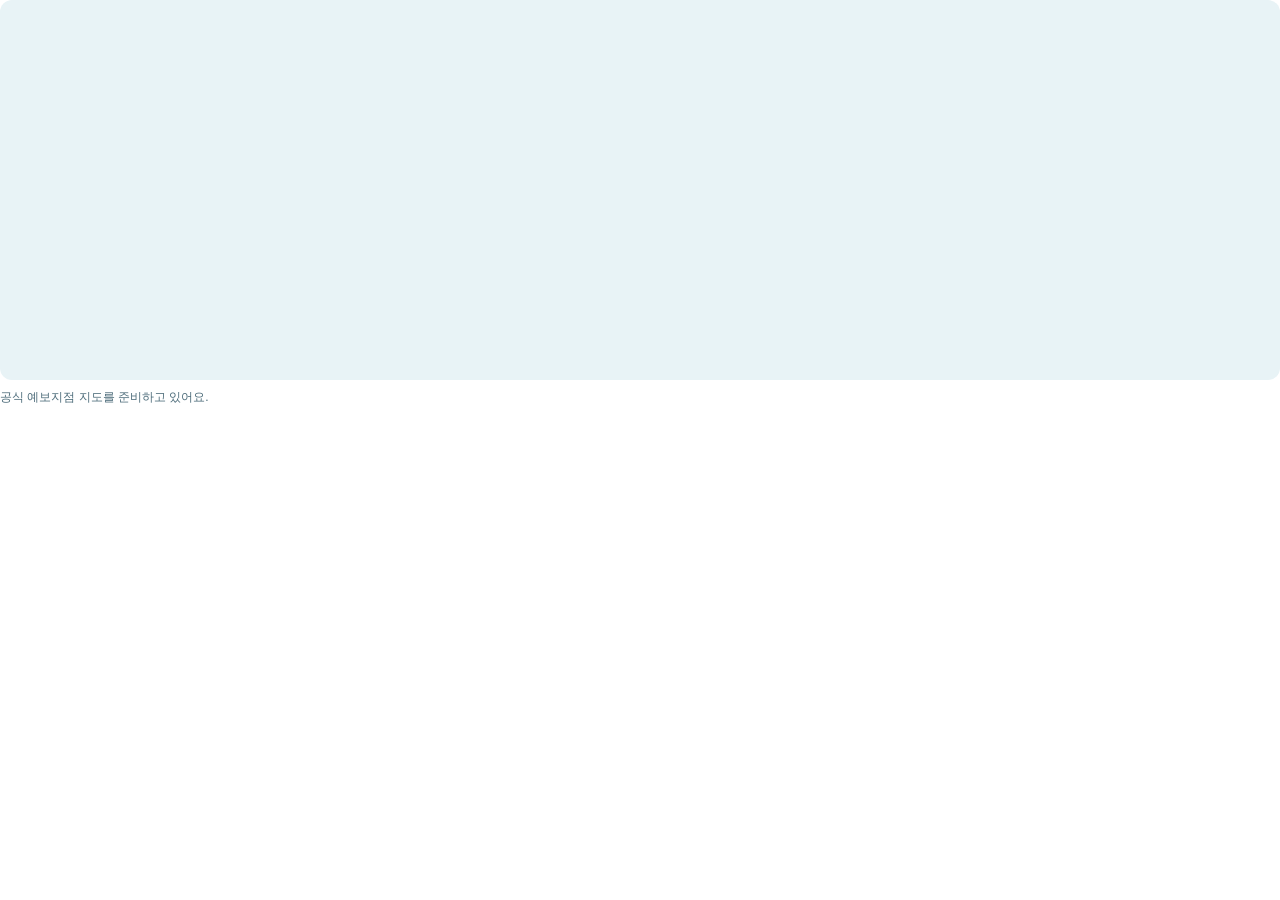
<file: sea_info_agent/components/tide_map/index.html>
<!DOCTYPE html>
<html lang="ko">
<head>
 <meta charset="utf-8">
 <meta name="viewport" content="width=device-width,initial-scale=1">
 <link rel="stylesheet" href="vendor/leaflet.css">
 <link rel="stylesheet" href="vendor/MarkerCluster.css">
 <link rel="stylesheet" href="vendor/MarkerCluster.Default.css">
 <style>
  *{box-sizing:border-box}body{margin:0;font:14px/1.55 'Malgun Gothic',sans-serif;color:#163e50;background:transparent}
  #map{height:380px;border-radius:12px;background:#e8f3f6}#status{margin:8px 0 0;color:#4d6c7a;font-size:12px}
  .tide-flag{background:transparent;border:0}.flag-shape{display:block;width:27px;height:32px;filter:drop-shadow(0 1px 2px #173d5033)}
  .flag-shape::before{content:'';position:absolute;left:5px;top:3px;height:26px;border-left:2px solid #17495d}
  .flag-shape::after{content:'';position:absolute;left:7px;top:3px;width:18px;height:13px;background:#087f94;clip-path:polygon(0 0,100% 0,76% 50%,100% 100%,0 100%)}
  .leaflet-container img.leaflet-tile{mix-blend-mode:normal;image-rendering:auto}
  .selected .flag-shape::after{background:#d65c27}.leaflet-tooltip{font:13px 'Malgun Gothic',sans-serif}
  @media(max-width:400px){#map{height:360px}.leaflet-control-attribution{font-size:10px}}
 </style>
</head>
<body>
 <div id="map" role="region" aria-label="국립해양조사원 공식 예보지점 지도"></div>
 <p id="status" role="status" aria-live="polite">공식 예보지점 지도를 준비하고 있어요.</p>
 <script src="vendor/leaflet.js"></script><script src="vendor/leaflet.markercluster.js"></script>
 <script src="map.js?v=20261115-tiles"></script>
</body>
</html>
</file>
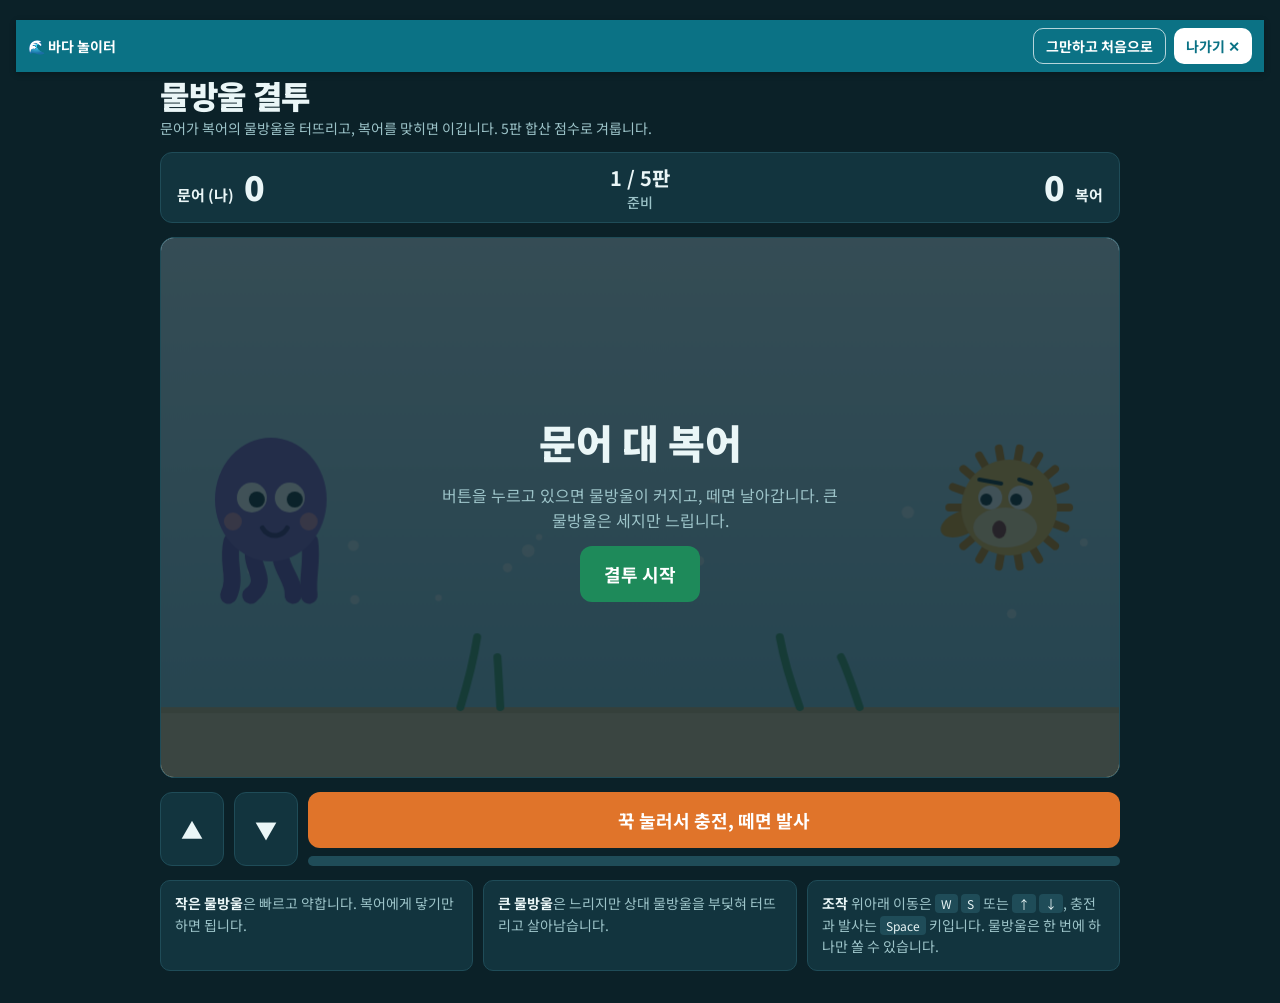
<file: sea_info_agent/static/games/bubble-duel.html>
<!doctype html><html><head><meta charset=utf8><meta name=viewport content="width=device-width,initial-scale=1,viewport-fit=cover"><style>:root{color-scheme:light;box-sizing:border-box;padding-top:env(safe-area-inset-top,0px);padding-bottom:env(safe-area-inset-bottom,0px)}html{scroll-padding-top:env(safe-area-inset-top,0px)}body{margin:0;padding:0;font:14px -apple-system,BlinkMacSystemFont,sans-serif;background:#fff;color:#000}img{max-width:100%}[hidden]:not([hidden=until-found i]){display:none!important}</style></head><body>
<div id="siaBar" style="position:sticky;top:0;z-index:2147483000;display:flex;align-items:center;justify-content:space-between;gap:8px;padding:8px 12px;background:#0B7285;color:#fff;font:700 14px 'Noto Sans KR','Malgun Gothic',sans-serif;box-shadow:0 2px 6px rgba(0,0,0,.25)">
<span style="min-width:0;overflow:hidden;text-overflow:ellipsis;white-space:nowrap">🌊 바다 놀이터</span>
<span style="display:flex;gap:8px;flex:none">
<button type="button" onclick="location.reload()" style="font:inherit;min-height:36px;padding:0 12px;border:1px solid rgba(255,255,255,.7);border-radius:10px;background:transparent;color:#fff;cursor:pointer">그만하고 처음으로</button>
<button type="button" onclick="(function(){window.close();setTimeout(function(){location.href='/playground'},150)})()" style="font:inherit;min-height:36px;padding:0 12px;border:0;border-radius:10px;background:#fff;color:#0B7285;cursor:pointer">나가기 ✕</button>
</span></div>

<title>물방울 결투</title>
<meta name="claude:viewport-fit-sides" content="cover">
<link rel="preconnect" href="https://fonts.googleapis.com">
<link rel="stylesheet" href="https://fonts.googleapis.com/css2?family=Noto+Sans+KR:wght@400;500;700;900&display=swap">
<style>
/* Layout: one arena canvas framed by a scoreboard above and thumb controls below; single deep-sea look by choice. */
:root{
  --ground:#0B2128;
  --panel:#12343E;
  --panel-line:#1F4C58;
  --ink:#EAF6F7;
  --ink-soft:#9CC3C8;
  --go:#1E8A5A;
  --go-press:#16724A;
  --alert:#E0742A;
  --water:#5BB5DB;
  --font:'Noto Sans KR','Apple SD Gothic Neo','Malgun Gothic',system-ui,sans-serif;
  color-scheme:dark;
}
*{box-sizing:border-box}
body{background:var(--ground);color:var(--ink);font-family:var(--font);padding-block:20px 32px;padding-left:max(16px,env(safe-area-inset-left,0px));padding-right:max(16px,env(safe-area-inset-right,0px))}
.wrap{max-width:960px;margin:0 auto;display:flex;flex-direction:column;gap:14px}
h1{margin:0;font-size:clamp(24px,4vw,32px);font-weight:900;letter-spacing:-.01em}
.sub{margin:0;color:var(--ink-soft);font-size:14px}
.score{display:grid;grid-template-columns:1fr auto 1fr;align-items:center;gap:12px;background:var(--panel);border:1px solid var(--panel-line);border-radius:12px;padding:10px 16px}
.side{display:flex;align-items:baseline;gap:10px;min-width:0}
.side.r{justify-content:flex-end}
.name{font-size:15px;font-weight:700}
.pts{font-size:34px;font-weight:900;font-variant-numeric:tabular-nums;line-height:1}
.round{text-align:center;font-size:14px;color:var(--ink-soft);font-weight:500}
.round b{display:block;font-size:20px;color:var(--ink)}
.stage{position:relative;border-radius:14px;overflow:hidden;border:1px solid var(--panel-line);background:#8CCBE3}
canvas{display:block;width:100%;height:auto;aspect-ratio:16/9;touch-action:none}
.overlay{position:absolute;inset:0;display:flex;flex-direction:column;align-items:center;justify-content:center;gap:12px;text-align:center;padding:20px;background:rgba(11,33,40,.78)}
.overlay h2{margin:0;font-size:clamp(24px,5vw,40px);font-weight:900}
.overlay p{margin:0;color:var(--ink-soft);max-width:46ch;font-size:clamp(13px,2.4vw,16px);line-height:1.6}
.btn{font-family:var(--font);font-weight:700;border:0;border-radius:12px;min-height:56px;padding:0 24px;font-size:18px;color:#fff;background:var(--go);cursor:pointer;user-select:none;-webkit-user-select:none;touch-action:none}
.btn:hover{background:var(--go-press)}
.btn:focus-visible{outline:3px solid #fff;outline-offset:3px}
.btn.alt{background:var(--panel);border:1px solid var(--panel-line);color:var(--ink)}
.btn.alt:hover{background:var(--panel-line)}
.btn.hot{background:var(--alert)}
.controls{display:flex;flex-wrap:wrap;gap:10px}
.move{display:flex;gap:10px}
.move .btn{width:64px;padding:0;font-size:22px}
.charge{flex:1 1 220px;min-width:0}
.gauge{height:10px;border-radius:5px;background:var(--panel-line);overflow:hidden;margin-top:8px}
.gauge i{display:block;height:100%;width:0;background:var(--water)}
.rules{display:grid;grid-template-columns:repeat(auto-fit,minmax(220px,1fr));gap:10px;margin:0;padding:0;list-style:none}
.rules li{background:var(--panel);border:1px solid var(--panel-line);border-radius:10px;padding:12px 14px;font-size:14px;line-height:1.55;color:var(--ink-soft)}
.rules b{color:var(--ink)}
kbd{font-family:var(--font);background:var(--panel-line);border-radius:4px;padding:1px 6px;font-size:12px;color:var(--ink)}
</style>

<div class="wrap">
  <div>
    <h1>물방울 결투</h1>
    <p class="sub">문어가 복어의 물방울을 터뜨리고, 복어를 맞히면 이깁니다. 5판 합산 점수로 겨룹니다.</p>
  </div>

  <div class="score" aria-live="polite">
    <div class="side"><span class="name">문어 (나)</span><span class="pts" id="ptsMe">0</span></div>
    <div class="round"><b id="roundNo">1 / 5판</b><span id="roundTxt">준비</span></div>
    <div class="side r"><span class="pts" id="ptsCpu">0</span><span class="name">복어</span></div>
  </div>

  <div class="stage">
    <canvas id="cv" aria-label="물방울 결투 게임 화면"></canvas>
    <div class="overlay" id="overlay">
      <h2 id="ovTitle">문어 대 복어</h2>
      <p id="ovText">버튼을 누르고 있으면 물방울이 커지고, 떼면 날아갑니다. 큰 물방울은 세지만 느립니다.</p>
      <button class="btn" id="ovBtn" type="button">결투 시작</button>
    </div>
  </div>

  <div class="controls">
    <div class="move">
      <button class="btn alt" id="up" type="button" aria-label="위로 이동">▲</button>
      <button class="btn alt" id="down" type="button" aria-label="아래로 이동">▼</button>
    </div>
    <div class="charge">
      <button class="btn hot" id="charge" type="button" style="width:100%">꾹 눌러서 충전, 떼면 발사</button>
      <div class="gauge" aria-hidden="true"><i id="gauge"></i></div>
    </div>
  </div>

  <ul class="rules">
    <li><b>작은 물방울</b>은 빠르고 약합니다. 복어에게 닿기만 하면 됩니다.</li>
    <li><b>큰 물방울</b>은 느리지만 상대 물방울을 부딪혀 터뜨리고 살아남습니다.</li>
    <li><b>조작</b> 위아래 이동은 <kbd>W</kbd> <kbd>S</kbd> 또는 <kbd>↑</kbd> <kbd>↓</kbd>, 충전과 발사는 <kbd>Space</kbd> 키입니다. 물방울은 한 번에 하나만 쏠 수 있습니다.</li>
  </ul>
</div>

<script>
(function(){
  var W=960,H=540,ROUNDS=5;
  var cv=document.getElementById('cv'),ctx=cv.getContext('2d');
  var dpr=Math.min(window.devicePixelRatio||1,2);
  cv.width=W*dpr;cv.height=H*dpr;ctx.setTransform(dpr,0,0,dpr,0,0);

  var $=function(id){return document.getElementById(id)};
  var ptsMe=$('ptsMe'),ptsCpu=$('ptsCpu'),roundNo=$('roundNo'),roundTxt=$('roundTxt');
  var overlay=$('overlay'),ovTitle=$('ovTitle'),ovText=$('ovText'),ovBtn=$('ovBtn');
  var gaugeEl=$('gauge'),chargeBtn=$('charge');

  var YMIN=100,YMAX=H-110,CHAR_R=48;
  var R_MIN=14,R_MAX=60,CHARGE_TIME=1.5;
  var phase='intro',round=1,winsMe=0,winsCpu=0,between=0,msg='',msgColor='#fff',t=0;
  var player,cpu,bubbles=[],drops=[],ambient=[];
  var keys={up:false,down:false};

  function mk(x,isCpu){return {x:x,y:H/2,hit:0,charging:false,charge:0,target:0,wait:0,goalY:H/2,thinkT:0,cpu:isCpu}}
  function bubbleSpeed(r){return 560-r*6.5}
  function chargeR(c){return R_MIN+Math.min(1,c/CHARGE_TIME)*(R_MAX-R_MIN)}
  function hasBubble(owner){for(var i=0;i<bubbles.length;i++)if(bubbles[i].owner===owner)return true;return false}

  /* sound */
  var ac=null;
  function beep(f,d,type,vol){
    try{
      if(!ac)ac=new (window.AudioContext||window.webkitAudioContext)();
      var o=ac.createOscillator(),g=ac.createGain();
      o.type=type||'sine';o.frequency.value=f;
      g.gain.value=vol||.06;g.gain.exponentialRampToValueAtTime(.0001,ac.currentTime+d);
      o.connect(g);g.connect(ac.destination);o.start();o.stop(ac.currentTime+d);
    }catch(e){}
  }
  function pop(){beep(520,.12,'triangle',.08);setTimeout(function(){beep(300,.12,'triangle',.06)},40)}

  function burst(x,y,n,rr){
    for(var i=0;i<n;i++){
      var a=Math.random()*Math.PI*2,s=80+Math.random()*260*(rr/40+.4);
      drops.push({x:x,y:y,vx:Math.cos(a)*s,vy:Math.sin(a)*s-40,life:.6+Math.random()*.5,r:2+Math.random()*5});
    }
  }

  function startRound(){
    player=mk(110,false);cpu=mk(W-110,true);
    bubbles=[];drops=[];
    cpu.wait=.8+Math.random()*.6;
    phase='play';msg='';
    roundNo.textContent=round+' / '+ROUNDS+'판';
    roundTxt.textContent='진행 중';
    overlay.hidden=true;
  }
  function showOverlay(title,text,btn){ovTitle.textContent=title;ovText.textContent=text;ovBtn.textContent=btn;overlay.hidden=false;ovBtn.focus({preventScroll:true})}

  function endRound(meWon){
    phase='between';between=1.7;
    if(meWon){winsMe++;msg='명중! 복어가 맞았다';msgColor='#FFE08A';roundTxt.textContent='문어 승'}
    else{winsCpu++;msg='으악! 문어가 맞았다';msgColor='#FFB38A';roundTxt.textContent='복어 승'}
    ptsMe.textContent=winsMe;ptsCpu.textContent=winsCpu;
    var loser=meWon?cpu:player;loser.hit=1;
    burst(loser.x,loser.y,34,50);pop();
  }
  function afterBetween(){
    if(round>=ROUNDS){
      phase='final';
      var title=winsMe>winsCpu?'문어 승리!':(winsMe<winsCpu?'복어 승리!':'무승부!');
      var text=winsMe>winsCpu?('최종 '+winsMe+' 대 '+winsCpu+'. 바다의 물방울왕은 문어입니다.'):
               winsMe<winsCpu?('최종 '+winsMe+' 대 '+winsCpu+'. 복어가 빵빵하게 이겼습니다. 다시 도전해 보세요.'):
               ('최종 '+winsMe+' 대 '+winsCpu+'. 승부가 나지 않았습니다.');
      roundTxt.textContent='최종 결과';
      showOverlay(title,text,'다시 하기');
    }else{round++;startRound()}
  }
  ovBtn.addEventListener('click',function(){
    beep(660,.1,'triangle',.06);
    if(phase==='intro'||phase==='final'){round=1;winsMe=0;winsCpu=0;ptsMe.textContent=0;ptsCpu.textContent=0}
    startRound();
  });

  /* input */
  function pressCharge(){
    if(phase!=='play'||player.charging||hasBubble('me'))return;
    player.charging=true;player.charge=0;
  }
  function releaseCharge(){
    if(!player||!player.charging)return;
    var r=chargeR(player.charge);
    fire(player,'me',1,r);
  }
  function fire(who,owner,dir,r){
    who.charging=false;
    var x=who.x+dir*(56+r*.6);
    bubbles.push({x:x,y:who.y,r:r,vx:dir*bubbleSpeed(r),owner:owner,seen:false});
    beep(280+ (R_MAX-r)*6,.09,'sine',.05);
  }
  function hold(btn,fn){
    function down(e){e.preventDefault();try{btn.setPointerCapture(e.pointerId)}catch(_){}fn(true)}
    function up(e){fn(false)}
    btn.addEventListener('pointerdown',down);
    btn.addEventListener('pointerup',up);
    btn.addEventListener('pointercancel',up);
    btn.addEventListener('lostpointercapture',up);
  }
  hold(chargeBtn,function(on){on?pressCharge():releaseCharge()});
  hold($('up'),function(on){keys.up=on});
  hold($('down'),function(on){keys.down=on});
  window.addEventListener('keydown',function(e){
    var k=e.key;
    if(k===' '||k==='Spacebar'){if(phase==='play'){e.preventDefault();if(!e.repeat)pressCharge()}}
    else if(k==='ArrowUp'||k==='w'||k==='W'){if(phase==='play')e.preventDefault();keys.up=true}
    else if(k==='ArrowDown'||k==='s'||k==='S'){if(phase==='play')e.preventDefault();keys.down=true}
  });
  window.addEventListener('keyup',function(e){
    var k=e.key;
    if(k===' '||k==='Spacebar'){releaseCharge()}
    else if(k==='ArrowUp'||k==='w'||k==='W'){keys.up=false}
    else if(k==='ArrowDown'||k==='s'||k==='S'){keys.down=false}
  });
  window.addEventListener('blur',function(){keys.up=keys.down=false;releaseCharge()});

  /* cpu */
  function cpuThink(dt){
    cpu.thinkT-=dt;
    if(cpu.thinkT<=0){
      cpu.thinkT=.6+Math.random()*.9;
      cpu.goalY=YMIN+Math.random()*(YMAX-YMIN);
    }
    // dodge an incoming bubble once, sometimes
    for(var i=0;i<bubbles.length;i++){
      var b=bubbles[i];
      if(b.owner==='me'&&!b.seen&&b.x>W*.42){
        b.seen=true;
        if(Math.random()<.55&&Math.abs(b.y-cpu.y)<b.r+CHAR_R+10){
          cpu.goalY=b.y>cpu.y?Math.max(YMIN,b.y-(b.r+CHAR_R+40)):Math.min(YMAX,b.y+(b.r+CHAR_R+40));
          cpu.goalY=Math.max(YMIN,Math.min(YMAX,cpu.goalY));
        }
      }
    }
    var dy=cpu.goalY-cpu.y,sp=150*dt;
    cpu.y+=Math.abs(dy)<sp?dy:Math.sign(dy)*sp;
    if(!cpu.charging&&!hasBubble('cpu')){
      cpu.wait-=dt;
      if(cpu.wait<=0){
        cpu.charging=true;cpu.charge=0;
        cpu.target=Math.random()*CHARGE_TIME;
        if(Math.random()<.65){cpu.goalY=Math.max(YMIN,Math.min(YMAX,player.y+(Math.random()-.5)*70));cpu.thinkT=1.2}
      }
    }else if(cpu.charging){
      cpu.charge+=dt;
      if(cpu.charge>=cpu.target){fire(cpu,'cpu',-1,chargeR(cpu.charge));cpu.wait=.5+Math.random()*.9}
    }
  }

  /* update */
  function update(dt){
    t+=dt;
    if(ambient.length<14&&Math.random()<.08)ambient.push({x:Math.random()*W,y:H-100,r:2+Math.random()*5,v:20+Math.random()*30});
    for(var a=ambient.length-1;a>=0;a--){ambient[a].y-=ambient[a].v*dt;if(ambient[a].y<-10)ambient.splice(a,1)}
    for(var d=drops.length-1;d>=0;d--){var p=drops[d];p.life-=dt;p.vy+=500*dt;p.x+=p.vx*dt;p.y+=p.vy*dt;if(p.life<=0)drops.splice(d,1)}
    if(player){player.hit=Math.max(0,player.hit-dt*.6);cpu.hit=Math.max(0,cpu.hit-dt*.6)}

    if(phase==='between'){between-=dt;if(between<=0)afterBetween();return}
    if(phase!=='play')return;

    var mv=(keys.down?1:0)-(keys.up?1:0);
    player.y=Math.max(YMIN,Math.min(YMAX,player.y+mv*270*dt));
    if(player.charging)player.charge+=dt;
    cpuThink(dt);

    // bubbles
    for(var i=0;i<bubbles.length;i++)bubbles[i].x+=bubbles[i].vx*dt;
    // bubble vs bubble
    var me=null,cp=null;
    for(i=0;i<bubbles.length;i++){if(bubbles[i].owner==='me')me=bubbles[i];else cp=bubbles[i]}
    if(me&&cp){
      var dx=me.x-cp.x,dy=me.y-cp.y;
      if(Math.sqrt(dx*dx+dy*dy)<me.r+cp.r){
        var mx=(me.x+cp.x)/2,my=(me.y+cp.y)/2;
        if(Math.abs(me.r-cp.r)<4){me.dead=cp.dead=true;burst(mx,my,26,me.r)}
        else{
          var big=me.r>cp.r?me:cp,small=big===me?cp:me;
          small.dead=true;burst(small.x,small.y,22,small.r);
          big.r=Math.sqrt(big.r*big.r-small.r*small.r*.8);
          if(big.r<9){big.dead=true;burst(big.x,big.y,14,big.r)}
        }
        pop();
      }
    }
    // bubble vs character
    for(i=0;i<bubbles.length;i++){
      var b=bubbles[i];if(b.dead)continue;
      var tgt=b.owner==='me'?cpu:player;
      var ddx=b.x-tgt.x,ddy=b.y-tgt.y;
      if(Math.sqrt(ddx*ddx+ddy*ddy)<b.r+CHAR_R-6){b.dead=true;endRound(b.owner==='me');break}
    }
    bubbles=bubbles.filter(function(b){return !b.dead&&b.x>-80&&b.x<W+80});
    var g=player.charging?Math.min(1,player.charge/CHARGE_TIME):0;
    gaugeEl.style.width=(g*100)+'%';
  }

  /* draw */
  function drawBubble(x,y,r){
    var g=ctx.createRadialGradient(x-r*.35,y-r*.4,r*.1,x,y,r);
    g.addColorStop(0,'rgba(255,255,255,.95)');g.addColorStop(.4,'rgba(190,233,247,.55)');g.addColorStop(1,'rgba(91,181,219,.65)');
    ctx.beginPath();ctx.arc(x,y,r,0,Math.PI*2);ctx.fillStyle=g;ctx.fill();
    ctx.lineWidth=3;ctx.strokeStyle='#3E9BC5';ctx.stroke();
    ctx.beginPath();ctx.ellipse(x-r*.38,y-r*.42,r*.22,r*.12,-.5,0,Math.PI*2);ctx.fillStyle='rgba(255,255,255,.9)';ctx.fill();
  }
  function drawOcto(c){
    var sh=c.hit>0?Math.sin(t*50)*6*c.hit:0,x=c.x+sh,y=c.y;
    ctx.lineCap='round';ctx.strokeStyle='#6A49B0';ctx.lineWidth=17;
    for(var i=0;i<4;i++){
      var ox=(i-1.5)*26;ctx.beginPath();ctx.moveTo(x+ox,y+34);
      ctx.bezierCurveTo(x+ox+Math.sin(t*3+i)*16,y+56,x+ox-Math.sin(t*3+i)*16,y+70,x+ox+Math.sin(t*3+i*2)*10,y+88);ctx.stroke();
    }
    ctx.fillStyle='#7A5CC2';ctx.beginPath();ctx.ellipse(x,y-8,56,62,0,0,Math.PI*2);ctx.fill();
    var ex=[-19,19],hit=c.hit>0.3;
    for(i=0;i<2;i++){
      ctx.fillStyle='#fff';ctx.beginPath();ctx.arc(x+ex[i],y-10,hit?17:15,0,Math.PI*2);ctx.fill();
      ctx.fillStyle='#0E2A33';ctx.beginPath();ctx.arc(x+ex[i]+(hit?0:5),y-8,hit?4:8,0,Math.PI*2);ctx.fill();
    }
    ctx.fillStyle='rgba(233,143,176,.85)';ctx.beginPath();ctx.arc(x-38,y+14,9,0,Math.PI*2);ctx.arc(x+38,y+14,9,0,Math.PI*2);ctx.fill();
    ctx.strokeStyle='#3D2A73';ctx.lineWidth=5;ctx.beginPath();
    if(hit||c.charging){ctx.fillStyle='#3D2A73';ctx.ellipse(x+4,y+24,hit?10:7,hit?13:9,0,0,Math.PI*2);ctx.fill()}
    else{ctx.arc(x+4,y+14,14,.15*Math.PI,.85*Math.PI);ctx.stroke()}
  }
  function drawPuffer(c){
    var sh=c.hit>0?Math.sin(t*50)*6*c.hit:0,x=c.x+sh,y=c.y,hit=c.hit>0.3;
    var k=(hit?1.15:1)*(c.charging?1+Math.min(1,c.charge/CHARGE_TIME)*.12:1);
    ctx.save();ctx.translate(x,y);ctx.scale(k,k);
    ctx.strokeStyle='#D2831A';ctx.lineWidth=8;ctx.lineCap='round';
    for(var i=0;i<18;i++){var a=i/18*Math.PI*2;ctx.beginPath();ctx.moveTo(Math.cos(a)*46,Math.sin(a)*46);ctx.lineTo(Math.cos(a)*(hit?70:60),Math.sin(a)*(hit?70:60));ctx.stroke()}
    ctx.fillStyle='#E39A22';ctx.beginPath();ctx.ellipse(-48,16,22,12,-.4,0,Math.PI*2);ctx.fill();
    ctx.fillStyle='#F6BE4F';ctx.beginPath();ctx.arc(0,0,48,0,Math.PI*2);ctx.fill();
    ctx.fillStyle='#FCE3A8';ctx.beginPath();ctx.ellipse(-4,20,32,20,0,0,Math.PI*2);ctx.fill();
    for(i=0;i<2;i++){var ex=-15+i*30;
      ctx.fillStyle='#fff';ctx.beginPath();ctx.arc(ex-4,-10,hit?15:12,0,Math.PI*2);ctx.fill();
      ctx.fillStyle='#0E2A33';ctx.beginPath();ctx.arc(ex-(hit?4:8),-8,hit?4:6,0,Math.PI*2);ctx.fill();
    }
    ctx.strokeStyle='#0E2A33';ctx.lineWidth=4;ctx.beginPath();ctx.moveTo(-30,-28);ctx.lineTo(-8,-24);ctx.moveTo(22,-24);ctx.lineTo(10,-28);ctx.stroke();
    ctx.fillStyle='#8B2E2E';ctx.beginPath();ctx.ellipse(-10,22,hit?10:7,hit?13:9,0,0,Math.PI*2);ctx.fill();
    ctx.restore();
  }
  function draw(){
    var g=ctx.createLinearGradient(0,0,0,H);g.addColorStop(0,'#CDEBF6');g.addColorStop(1,'#7FC3DE');
    ctx.fillStyle=g;ctx.fillRect(0,0,W,H);
    ctx.fillStyle='rgba(255,255,255,.55)';
    for(var i=0;i<ambient.length;i++){var a=ambient[i];ctx.beginPath();ctx.arc(a.x+Math.sin(a.y/30)*6,a.y,a.r,0,Math.PI*2);ctx.fill()}
    ctx.fillStyle='#E3C99A';ctx.fillRect(0,H-70,W,70);
    ctx.fillStyle='#CFB27F';ctx.fillRect(0,H-70,W,6);
    ctx.strokeStyle='#3E9B6B';ctx.lineWidth=8;ctx.lineCap='round';
    [300,340,640,700].forEach(function(sx,i){ctx.beginPath();ctx.moveTo(sx,H-70);ctx.quadraticCurveTo(sx+Math.sin(t*1.6+i)*16,H-110,sx+Math.sin(t*1.6+i)*22,H-140+i%2*20);ctx.stroke()});
    if(!player){player=mk(110,false);cpu=mk(W-110,true)}
    drawOcto(player);drawPuffer(cpu);
    // charging bubbles
    [player,cpu].forEach(function(c){
      if(c.charging){var r=chargeR(c.charge),dir=c.cpu?-1:1,wob=Math.sin(t*30)*(c.charge>=CHARGE_TIME?2.5:0.8);drawBubble(c.x+dir*(56+r*.6),c.y+wob,r)}
    });
    for(i=0;i<bubbles.length;i++)drawBubble(bubbles[i].x,bubbles[i].y,bubbles[i].r);
    ctx.fillStyle='rgba(91,181,219,.85)';
    for(i=0;i<drops.length;i++){var p=drops[i];ctx.globalAlpha=Math.max(0,Math.min(1,p.life*2));ctx.beginPath();ctx.arc(p.x,p.y,p.r,0,Math.PI*2);ctx.fill()}
    ctx.globalAlpha=1;
    if(phase==='between'&&msg){
      ctx.font='900 44px "Noto Sans KR",sans-serif';ctx.textAlign='center';ctx.lineWidth=8;ctx.strokeStyle='rgba(11,33,40,.85)';
      ctx.strokeText(msg,W/2,H/2-60);ctx.fillStyle=msgColor;ctx.fillText(msg,W/2,H/2-60);
    }
    if(phase==='play'&&player&&!player.charging&&!hasBubble('me')&&t%4<2.5&&round===1&&winsMe+winsCpu===0){
      ctx.font='700 20px "Noto Sans KR",sans-serif';ctx.textAlign='center';ctx.fillStyle='rgba(11,33,40,.8)';
      ctx.fillText('Space 또는 충전 버튼을 꾹 누르세요',W/2,H-30);
    }
  }

  var last=performance.now();
  function loop(now){
    var dt=Math.min(.033,(now-last)/1000);last=now;
    update(dt);draw();requestAnimationFrame(loop);
  }
  player=mk(110,false);cpu=mk(W-110,true);
  requestAnimationFrame(loop);
})();
</script>

</body></html>
</file>
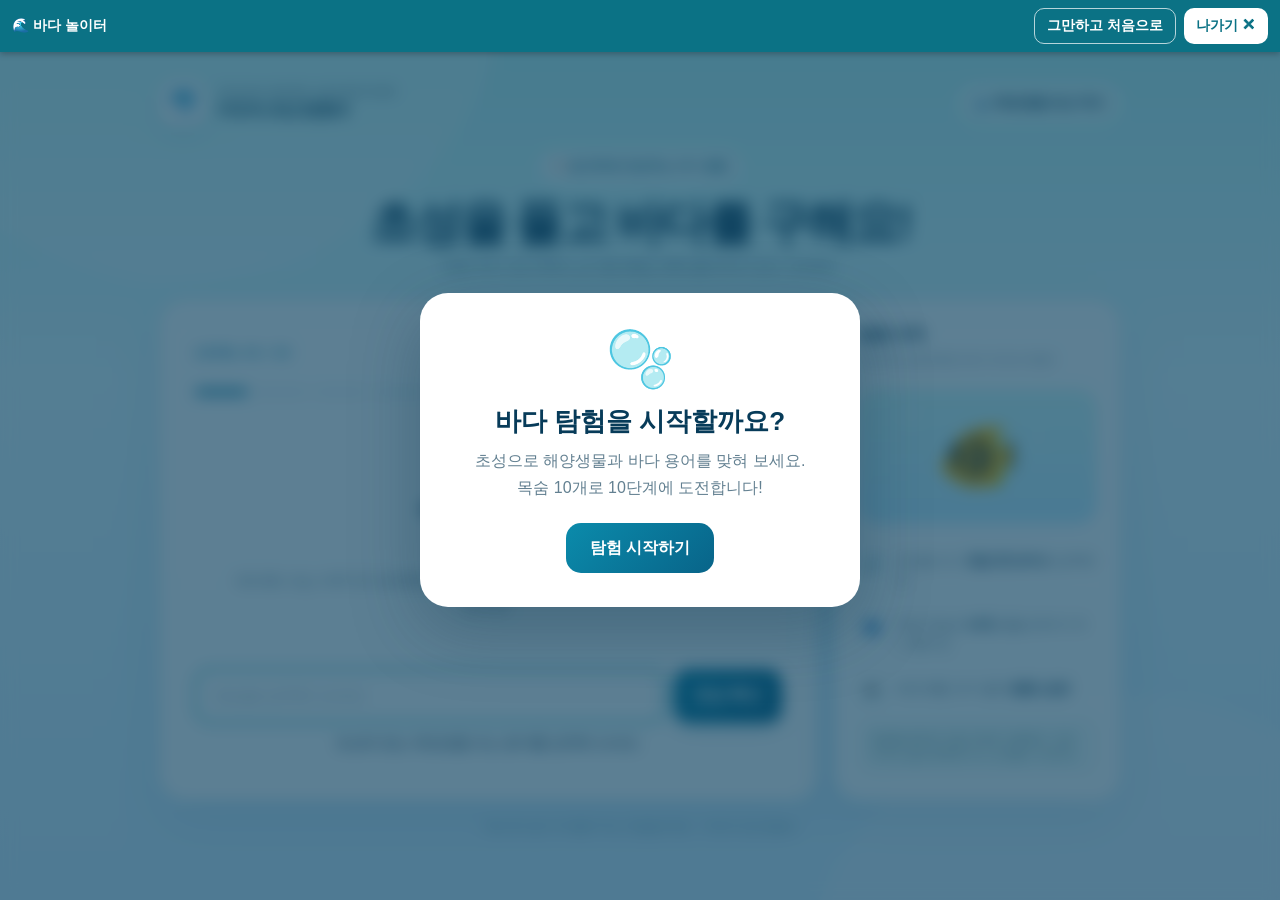
<file: sea_info_agent/static/games/chosung-quiz.html>
<!doctype html>
<html lang="ko">
<head>
  <meta charset="utf-8">
  <meta name="viewport" content="width=device-width, initial-scale=1">
  <meta name="theme-color" content="#063b59">
  <title>바닷속 초성 탐험대</title>
  <style>
    :root {
      color-scheme: light;
      --navy: #073b59;
      --blue: #087ea4;
      --aqua: #53d6ce;
      --foam: #eafaff;
      --ink: #12384a;
      --muted: #648293;
      --coral: #ff806d;
      --card: rgba(255,255,255,.94);
    }
    * { box-sizing: border-box; }
    body {
      margin: 0;
      min-height: 100vh;
      color: var(--ink);
      font-family: "Pretendard", "Noto Sans KR", "Malgun Gothic", sans-serif;
      background: linear-gradient(180deg, #b9f5f0 0%, #e5fbff 42%, #d7f0ff 100%);
      overflow-x: hidden;
    }
    body::before, body::after {
      content: ""; position: fixed; z-index: -1; pointer-events: none;
      width: 52vw; height: 52vw; border-radius: 50%; filter: blur(2px);
      background: rgba(255,255,255,.26);
    }
    body::before { top: -30vw; left: -12vw; }
    body::after { bottom: -36vw; right: -14vw; }
    .shell { width: min(960px, calc(100% - 32px)); margin: 0 auto; padding: 28px 0 44px; }
    header { display: flex; align-items: center; justify-content: space-between; gap: 16px; margin-bottom: 22px; }
    .brand { display: flex; align-items: center; gap: 12px; color: var(--navy); font-weight: 900; letter-spacing: -.04em; }
    .brand-icon { display: grid; place-items: center; width: 46px; height: 46px; border-radius: 16px; background: #fff; box-shadow: 0 8px 20px #16799a22; font-size: 25px; }
    .brand small { display:block; color: var(--muted); font-size: 11px; letter-spacing: .14em; margin-bottom: 2px; }
    .top-pill { border: 1px solid #ffffffb3; border-radius: 999px; padding: 9px 14px; color: var(--navy); background: #ffffff7d; font-size: 13px; font-weight: 800; }
    .hero { text-align: center; margin: 25px auto 24px; }
    .eyebrow { display: inline-flex; align-items: center; gap: 7px; padding: 7px 12px; border-radius: 999px; color: #08718a; background: #ffffffb8; font-size: 12px; font-weight: 900; }
    h1 { margin: 14px 0 7px; color: var(--navy); font-size: clamp(30px, 6vw, 48px); letter-spacing: -.06em; line-height: 1.12; }
    .hero p { margin: 0; color: #477284; font-size: 15px; }
    .game { display: grid; grid-template-columns: 1fr 285px; gap: 18px; align-items: stretch; }
    .panel { border: 1px solid #ffffffd9; border-radius: 26px; background: var(--card); box-shadow: 0 18px 55px #0b597b18; }
    .main-panel { padding: clamp(20px, 4vw, 34px); min-height: 490px; display: flex; flex-direction: column; }
    .stats { display: flex; align-items: center; justify-content: space-between; gap: 12px; }
    .level { color: var(--blue); font-size: 13px; font-weight: 900; letter-spacing: .06em; }
    .lives { display: flex; align-items: center; gap: 5px; padding: 8px 11px; border-radius: 999px; background: #fff0ed; color: #b64b43; font-weight: 900; font-size: 13px; }
    .heart { font-size: 17px; transition: transform .2s; }
    .heart.lost { opacity: .2; filter: grayscale(1); transform: scale(.8); }
    .progress { display: flex; gap: 6px; margin: 18px 0 26px; }
    .step { height: 6px; flex: 1; border-radius: 9px; background: #e1edf1; transition: background .25s; }
    .step.done { background: var(--aqua); }
    .step.current { background: var(--blue); }
    .question-card { flex: 1; display: flex; flex-direction: column; justify-content: center; text-align: center; padding: 4px 0 14px; }
    .badge { align-self: center; padding: 6px 11px; border-radius: 999px; background: #e4f8f7; color: #087d83; font-size: 12px; font-weight: 900; }
    .initials { margin: 20px 0 10px; color: var(--navy); font-size: clamp(44px, 9vw, 68px); letter-spacing: .15em; font-weight: 1000; line-height: 1; }
    .prompt { margin: 0 auto; max-width: 520px; color: #557486; font-size: 15px; line-height: 1.65; }
    .answer-row { display: flex; gap: 9px; margin-top: 20px; }
    input { min-width: 0; flex: 1; height: 54px; border: 2px solid #d7e9ee; border-radius: 15px; padding: 0 16px; color: var(--navy); background: #fff; font: inherit; font-size: 16px; font-weight: 700; outline: none; transition: border .2s, box-shadow .2s; }
    input:focus { border-color: #43b8c0; box-shadow: 0 0 0 4px #43b8c022; }
    input::placeholder { color: #a3b9c3; font-weight: 500; }
    button { border: 0; font: inherit; cursor: pointer; transition: transform .15s, filter .15s, opacity .15s; }
    button:hover { filter: brightness(1.04); transform: translateY(-1px); }
    button:active { transform: translateY(1px); }
    .check { min-width: 104px; border-radius: 15px; padding: 0 20px; color: #fff; background: linear-gradient(135deg, #0a83a6, #086489); font-weight: 900; box-shadow: 0 7px 16px #0a77952e; }
    .feedback { min-height: 30px; margin: 12px 0 0; text-align: center; font-size: 14px; font-weight: 800; }
    .feedback.good { color: #07847a; }
    .feedback.bad { color: #db6557; }
    .feedback.info { color: #648293; }
    .side-panel { padding: 24px 22px; display: flex; flex-direction: column; }
    .side-title { margin: 0; color: var(--navy); font-size: 16px; letter-spacing: -.03em; }
    .side-sub { margin: 5px 0 20px; color: var(--muted); font-size: 12px; line-height: 1.5; }
    .sea-art { display: grid; place-items: center; min-height: 135px; margin-bottom: 14px; border-radius: 20px; background: linear-gradient(180deg,#d7fbf6,#c6efff); font-size: 67px; position: relative; overflow: hidden; }
    .sea-art::before, .sea-art::after { content:""; position:absolute; border-radius:50%; background:#fff8; animation: float 4s ease-in-out infinite; }
    .sea-art::before { width: 11px; height: 11px; top: 22px; left: 20%; }
    .sea-art::after { width: 7px; height: 7px; top: 50px; right: 23%; animation-delay: 1s; }
    @keyframes float { 50% { transform: translateY(-10px); } }
    .rule { display: flex; gap: 10px; align-items: flex-start; padding: 12px 0; border-top: 1px solid #e8f0f3; color: #567686; font-size: 13px; line-height: 1.5; }
    .rule b { color: var(--navy); }
    .rule-icon { flex: 0 0 27px; display: grid; place-items: center; width: 27px; height: 27px; border-radius: 9px; background: #eef9fb; }
    .note { margin-top: auto; padding: 12px; border-radius: 14px; background: #f1fbfa; color: #43817e; font-size: 11px; line-height: 1.5; }
    .overlay { position: fixed; inset: 0; z-index: 5; display: grid; place-items: center; padding: 20px; background: #073b59a6; backdrop-filter: blur(8px); }
    .modal { width: min(440px, 100%); padding: 34px; border-radius: 28px; text-align: center; background: #fff; box-shadow: 0 22px 70px #032e464c; animation: pop .3s ease-out; }
    @keyframes pop { from { opacity:0; transform: translateY(12px) scale(.97); } to { opacity:1; transform:none; } }
    .modal-icon { font-size: 55px; }
    .modal h2 { margin: 12px 0 8px; color: var(--navy); font-size: 26px; }
    .modal p { margin: 0 0 22px; color: #638091; line-height: 1.7; }
    .start { min-height: 50px; padding: 0 24px; border-radius: 15px; color: #fff; background: linear-gradient(135deg, #0b8bab, #086489); font-weight: 900; }
    .hidden { display: none !important; }
    footer { padding-top: 20px; text-align: center; color: #6492a1; font-size: 11px; }
    @media (max-width: 720px) {
      .shell { padding-top: 18px; }
      .game { grid-template-columns: 1fr; }
      .main-panel { min-height: 440px; }
      .side-panel { display: grid; grid-template-columns: 1fr 1fr; gap: 0 16px; }
      .side-title, .side-sub, .note { grid-column: 1 / -1; }
      .side-sub { margin-bottom: 12px; }
      .sea-art { min-height: 115px; grid-row: span 3; }
      .rule { padding: 9px 0; }
      .note { margin-top: 12px; }
    }
    @media (max-width: 420px) {
      .brand-icon { width: 40px; height: 40px; }
      .top-pill { font-size: 11px; padding: 8px 10px; }
      .main-panel { padding: 20px 17px; }
      .answer-row { flex-direction: column; }
      .check { min-height: 50px; }
    }
    @media (prefers-reduced-motion: reduce) { *, *::before, *::after { animation-duration: .01ms !important; transition-duration: .01ms !important; } }
  </style>
</head>
<body>
<div id="siaBar" style="position:sticky;top:0;z-index:2147483000;display:flex;align-items:center;justify-content:space-between;gap:8px;padding:8px 12px;background:#0B7285;color:#fff;font:700 14px 'Noto Sans KR','Malgun Gothic',sans-serif;box-shadow:0 2px 6px rgba(0,0,0,.25)">
<span style="min-width:0;overflow:hidden;text-overflow:ellipsis;white-space:nowrap">🌊 바다 놀이터</span>
<span style="display:flex;gap:8px;flex:none">
<button type="button" onclick="location.reload()" style="font:inherit;min-height:36px;padding:0 12px;border:1px solid rgba(255,255,255,.7);border-radius:10px;background:transparent;color:#fff;cursor:pointer">그만하고 처음으로</button>
<button type="button" onclick="(function(){window.close();setTimeout(function(){location.href='/playground'},150)})()" style="font:inherit;min-height:36px;padding:0 12px;border:0;border-radius:10px;background:#fff;color:#0B7285;cursor:pointer">나가기 ✕</button>
</span></div>

  <div class="shell">
    <header>
      <div class="brand"><div class="brand-icon">🐬</div><div><small>OCEAN WORD ADVENTURE</small>바닷속 초성 탐험대</div></div>
      <div class="top-pill">🌊 해양생물 초성 퀴즈</div>
    </header>
    <section class="hero">
      <div class="eyebrow">🐚 열 문제로 완성하는 바다 탐험</div>
      <h1>초성을 풀고 바다를 구해요!</h1>
      <p>쉬운 바다 친구부터 신기한 해양 과학 용어까지 만나 보세요.</p>
    </section>
    <main class="game">
      <section class="panel main-panel" aria-label="퀴즈">
        <div class="stats"><div class="level" id="level">LEVEL 01 / 10</div><div class="lives" aria-label="남은 목숨"><span>남은 목숨</span><span id="hearts"></span><span id="life-count">10</span></div></div>
        <div class="progress" id="progress" aria-label="진행 상황"></div>
        <div class="question-card" id="question-card">
          <div class="badge" id="difficulty">바다 친구</div>
          <div class="initials" id="initials">ㄱㄹ</div>
          <p class="prompt" id="prompt"></p>
        </div>
        <form class="answer-row" id="answer-form">
          <input id="answer" type="text" autocomplete="off" placeholder="정답을 입력해 보세요" aria-label="정답 입력" required>
          <button class="check" type="submit">정답 확인</button>
        </form>
        <p class="feedback info" id="feedback" aria-live="polite">초성에 맞는 해양생물 또는 용어를 입력해 보세요.</p>
      </section>
      <aside class="panel side-panel">
        <h2 class="side-title">탐험 규칙</h2>
        <p class="side-sub">차근차근 생각하면 바다 지식이 쑥쑥!</p>
        <div class="sea-art" aria-hidden="true">🐠</div>
        <div>
          <div class="rule"><span class="rule-icon">🔎</span><span>초성을 보고 <b>정답 한 단어</b>를 입력해요.</span></div>
          <div class="rule"><span class="rule-icon">💙</span><span>처음 목숨은 <b>10개</b>, 틀릴 때마다 하나 줄어요.</span></div>
          <div class="rule"><span class="rule-icon">🏁</span><span>10단계를 모두 풀면 <b>탐험 성공!</b></span></div>
        </div>
        <div class="note">정답을 맞히면 다음 단계로 이동해요. 오답이어도 같은 문제에 다시 도전할 수 있어요.</div>
      </aside>
    </main>
    <footer>작은 호기심이 바다를 지키는 첫걸음이에요 · 바닷속 초성 탐험대</footer>
  </div>
  <div class="overlay" id="overlay">
    <div class="modal" role="dialog" aria-modal="true" aria-labelledby="modal-title">
      <div class="modal-icon" id="modal-icon">🫧</div>
      <h2 id="modal-title">바다 탐험을 시작할까요?</h2>
      <p id="modal-copy">초성으로 해양생물과 바다 용어를 맞혀 보세요.<br>목숨 10개로 10단계에 도전합니다!</p>
      <button class="start" id="start-button">탐험 시작하기</button>
    </div>
  </div>
  <script>
    const questions = [
      { initials: "ㄱㄹ", level: "바다 친구", clue: "바다에 사는 아주 큰 포유류예요. 물 위로 올라와 숨을 쉬고, 노래하는 종류도 있어요.", answers: ["고래"], fact: "고래는 물고기가 아니라 새끼를 낳고 젖을 먹이는 포유류예요." },
      { initials: "ㅁㅇ", level: "바다 친구", clue: "다리가 여덟 개이고, 먹물을 뿜어 위험을 피하는 연체동물이에요.", answers: ["문어"], fact: "문어의 다리에는 맛을 느끼는 감각도 있어요." },
      { initials: "ㅅㅎ", level: "바닷속 보금자리", clue: "작은 동물들이 모여 단단한 구조를 만들어요. 많은 물고기가 이곳을 집으로 삼아요.", answers: ["산호"], fact: "산호초는 다양한 바다 생물에게 먹이와 숨을 곳을 제공해요." },
      { initials: "ㅍㄹㅋㅌ", level: "작은 바다 생물", clue: "물속을 떠다니며 살아가는 아주 작은 생물 무리예요. 바다 먹이사슬의 중요한 바탕이에요.", answers: ["플랑크톤"], fact: "플랑크톤에는 식물처럼 햇빛으로 양분을 만드는 식물플랑크톤도 있어요." },
      { initials: "ㅁㅇㅅㅅ", level: "생태계 연결고리", clue: "누가 누구를 먹는지 순서대로 이어 놓은 관계예요. 바다 생태계의 에너지 흐름을 보여 줘요.", answers: ["먹이사슬"], fact: "생물은 여러 관계로 얽혀 있어 먹이그물이라는 더 복잡한 모습도 만들어져요." },
      { initials: "ㅇㄱㅁ", level: "몸속의 바다 장치", clue: "물속에 녹아 있는 산소를 받아 숨 쉴 수 있게 해 주는 물고기의 기관이에요.", answers: ["아가미"], fact: "아가미는 물이 지나갈 때 산소를 몸속으로 옮겨요." },
      { initials: "ㄱㅅ", level: "생물 사이의 관계", clue: "서로 다른 생물 두 종류가 가까이 함께 살아가는 관계를 말해요. 서로 돕는 경우가 대표적이에요.", answers: ["공생"], fact: "공생에는 양쪽이 이익을 얻는 관계도 있고, 한쪽만 이익을 얻는 관계도 있어요." },
      { initials: "ㅂㅇㅅㅁ", level: "해양 생태 용어", clue: "물속을 헤엄쳐 이동하기보다 물의 흐름에 따라 떠다니는 생물을 통틀어 부르는 말이에요.", answers: ["부유생물"], fact: "부유생물에는 플랑크톤과 작은 해파리처럼 떠다니는 생물이 포함돼요." },
      { initials: "ㅇㅅ", level: "해양 현상", clue: "바람과 바닷물의 움직임 때문에 깊고 차가운 바닷물이 표층으로 올라오는 현상이에요. 영양염이 풍부해 어장이 발달하기도 해요.", answers: ["용승"], fact: "용승 해역은 표층에 영양분을 공급해 식물플랑크톤이 늘어나는 데 도움을 줘요." },
      { initials: "ㅅㅁㅂㄱ", level: "전문가 도전", clue: "생물이 몸속 화학 반응으로 스스로 빛을 만들어 내는 현상이에요. 심해 생물이나 반딧불오징어에서 볼 수 있어요.", answers: ["생물발광"], fact: "생물발광은 먹이를 유인하거나 짝을 찾고 포식자를 피하는 데 쓰일 수 있어요." }
    ];
    let current = 0;
    let lives = 10;
    let locked = false;
    const $ = (id) => document.getElementById(id);
    const normalize = (value) => value.toLowerCase().replace(/[\s·ㆍ.,!?-]/g, "");

    function render() {
      const q = questions[current];
      $("level").textContent = `LEVEL ${String(current + 1).padStart(2, "0")} / 10`;
      $("difficulty").textContent = q.level;
      $("initials").textContent = q.initials;
      $("prompt").textContent = q.clue;
      $("life-count").textContent = lives;
      $("hearts").innerHTML = Array.from({ length: 10 }, (_, i) => `<span class="heart ${i >= lives ? "lost" : ""}">♥</span>`).join("");
      $("progress").innerHTML = questions.map((_, i) => `<span class="step ${i < current ? "done" : i === current ? "current" : ""}"></span>`).join("");
      $("answer").value = "";
      $("answer").disabled = false;
      document.querySelector(".check").disabled = false;
      $("feedback").className = "feedback info";
      $("feedback").textContent = "초성에 맞는 해양생물 또는 용어를 입력해 보세요.";
      $("answer").focus({ preventScroll: true });
    }

    function finish(won) {
      locked = true;
      $("modal-icon").textContent = won ? "🏆" : "🐬";
      $("modal-title").textContent = won ? "바다 탐험 성공!" : "다시 도전해 볼까요?";
      $("modal-copy").innerHTML = won
        ? `10단계를 모두 풀었어요!<br>바다 지식이 한층 자랐네요.`
        : `목숨이 모두 사라졌어요.<br>이번에도 ${current + 1}단계까지 왔어요. 다시 도전해 봐요!`;
      $("start-button").textContent = "처음부터 다시하기";
      $("overlay").classList.remove("hidden");
    }

    $("answer-form").addEventListener("submit", (event) => {
      event.preventDefault();
      if (locked) return;
      const typed = normalize($("answer").value);
      if (!typed) return;
      const q = questions[current];
      if (q.answers.some(answer => normalize(answer) === typed)) {
        locked = true;
        $("answer").disabled = true;
        document.querySelector(".check").disabled = true;
        $("feedback").className = "feedback good";
        $("feedback").textContent = `정답이에요! ${q.fact}`;
        $("progress").children[current].classList.add("done");
        window.setTimeout(() => {
          if (current === questions.length - 1) finish(true);
          else { current += 1; locked = false; render(); }
        }, 1700);
      } else {
        lives -= 1;
        $("life-count").textContent = lives;
        $("hearts").children[lives].classList.add("lost");
        $("feedback").className = "feedback bad";
        $("feedback").textContent = lives > 0 ? "앗, 정답이 아니에요. 목숨이 하나 줄었어요. 다시 생각해 볼까요?" : "목숨을 모두 사용했어요.";
        $("answer").value = "";
        if (lives <= 0) window.setTimeout(() => finish(false), 800);
        else $("answer").focus();
      }
    });

    $("start-button").addEventListener("click", () => {
      current = 0; lives = 10; locked = false;
      $("overlay").classList.add("hidden");
      $("start-button").textContent = "탐험 시작하기";
      render();
    });
    render();
  </script>
</body>
</html>
</file>
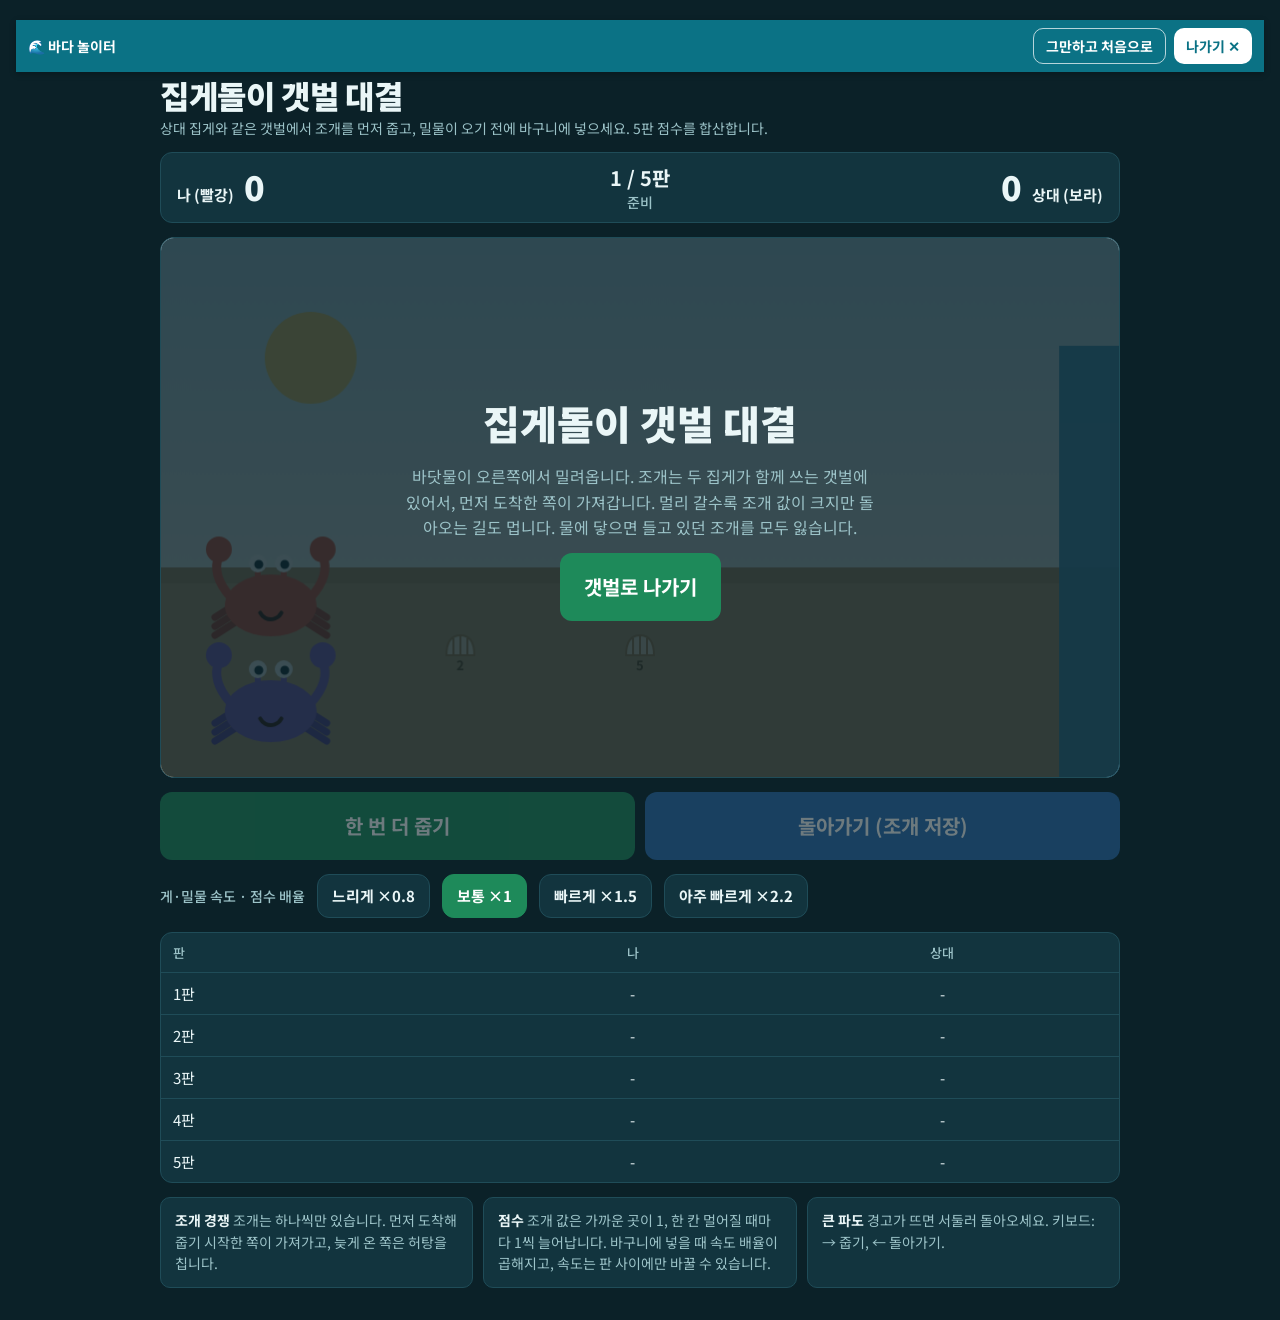
<file: sea_info_agent/static/games/crab-tide.html>
<!doctype html><html><head><meta charset=utf8><meta name=viewport content="width=device-width,initial-scale=1,viewport-fit=cover"><style>:root{color-scheme:light;box-sizing:border-box;padding-top:env(safe-area-inset-top,0px);padding-bottom:env(safe-area-inset-bottom,0px)}html{scroll-padding-top:env(safe-area-inset-top,0px)}body{margin:0;padding:0;font:14px -apple-system,BlinkMacSystemFont,sans-serif;background:#fff;color:#000}img{max-width:100%}[hidden]:not([hidden=until-found i]){display:none!important}</style></head><body>
<div id="siaBar" style="position:sticky;top:0;z-index:2147483000;display:flex;align-items:center;justify-content:space-between;gap:8px;padding:8px 12px;background:#0B7285;color:#fff;font:700 14px 'Noto Sans KR','Malgun Gothic',sans-serif;box-shadow:0 2px 6px rgba(0,0,0,.25)">
<span style="min-width:0;overflow:hidden;text-overflow:ellipsis;white-space:nowrap">🌊 바다 놀이터</span>
<span style="display:flex;gap:8px;flex:none">
<button type="button" onclick="location.reload()" style="font:inherit;min-height:36px;padding:0 12px;border:1px solid rgba(255,255,255,.7);border-radius:10px;background:transparent;color:#fff;cursor:pointer">그만하고 처음으로</button>
<button type="button" onclick="(function(){window.close();setTimeout(function(){location.href='/playground'},150)})()" style="font:inherit;min-height:36px;padding:0 12px;border:0;border-radius:10px;background:#fff;color:#0B7285;cursor:pointer">나가기 ✕</button>
</span></div>

<title>집게돌이 갯벌 대결</title>
<meta name="claude:viewport-fit-sides" content="cover">
<link rel="preconnect" href="https://fonts.googleapis.com">
<link rel="stylesheet" href="https://fonts.googleapis.com/css2?family=Noto+Sans+KR:wght@400;500;700;900&display=swap">
<style>
/* Layout: scoreboard, one wide mudflat canvas with two lanes, two thumb buttons, round table; single seaside look by choice. */
:root{
  --ground:#0B2128;
  --panel:#12343E;
  --panel-line:#1F4C58;
  --ink:#EAF6F7;
  --ink-soft:#9CC3C8;
  --go:#1E8A5A;
  --go-press:#16724A;
  --back:#2F6FB5;
  --back-press:#255C97;
  --font:'Noto Sans KR','Apple SD Gothic Neo','Malgun Gothic',system-ui,sans-serif;
  color-scheme:dark;
}
*{box-sizing:border-box}
body{background:var(--ground);color:var(--ink);font-family:var(--font);padding-block:20px 32px;padding-left:max(16px,env(safe-area-inset-left,0px));padding-right:max(16px,env(safe-area-inset-right,0px))}
.wrap{max-width:960px;margin:0 auto;display:flex;flex-direction:column;gap:14px}
h1{margin:0;font-size:clamp(24px,4vw,32px);font-weight:900;letter-spacing:-.01em}
.sub{margin:0;color:var(--ink-soft);font-size:14px}
.score{display:grid;grid-template-columns:1fr auto 1fr;align-items:center;gap:12px;background:var(--panel);border:1px solid var(--panel-line);border-radius:12px;padding:10px 16px}
.side{display:flex;align-items:baseline;gap:10px;min-width:0}
.side.r{justify-content:flex-end}
.name{font-size:15px;font-weight:700}
.pts{font-size:34px;font-weight:900;font-variant-numeric:tabular-nums;line-height:1}
.round{text-align:center;font-size:14px;color:var(--ink-soft);font-weight:500}
.round b{display:block;font-size:20px;color:var(--ink)}
.stage{position:relative;border-radius:14px;overflow:hidden;border:1px solid var(--panel-line);background:#BFE6F5}
canvas{display:block;width:100%;height:auto;aspect-ratio:16/9}
.overlay{position:absolute;inset:0;display:flex;flex-direction:column;align-items:center;justify-content:center;gap:12px;text-align:center;padding:20px;background:rgba(11,33,40,.8)}
.overlay h2{margin:0;font-size:clamp(24px,5vw,40px);font-weight:900}
.overlay p{margin:0;color:var(--ink-soft);max-width:52ch;font-size:clamp(13px,2.4vw,16px);line-height:1.6}
.btn{font-family:var(--font);font-weight:700;border:0;border-radius:12px;min-height:68px;padding:0 24px;font-size:20px;color:#fff;background:var(--go);cursor:pointer;user-select:none;-webkit-user-select:none;touch-action:manipulation}
.btn:hover:not(:disabled){background:var(--go-press)}
.btn.back{background:var(--back)}
.btn.back:hover:not(:disabled){background:var(--back-press)}
.btn:disabled{opacity:.4;cursor:not-allowed}
.btn:active:not(:disabled),.btn.pressed:not(:disabled){transform:scale(.95);filter:brightness(1.3)}
.btn:focus-visible{outline:3px solid #fff;outline-offset:3px}
.controls{display:grid;grid-template-columns:repeat(auto-fit,minmax(220px,1fr));gap:10px}
.tools{display:flex;flex-wrap:wrap;gap:8px 12px;align-items:center}
.tools>span{color:var(--ink-soft);font-size:14px;font-weight:500}
.sp{min-height:44px;padding:0 14px;font-size:15px;background:var(--panel);border:1px solid var(--panel-line);color:var(--ink)}
.sp:hover:not(:disabled){background:var(--panel-line)}
.sp[aria-pressed="true"]{background:var(--go);border-color:var(--go);color:#fff}
.tbl{background:var(--panel);border:1px solid var(--panel-line);border-radius:12px;overflow-x:auto}
table{width:100%;border-collapse:collapse;min-width:420px;font-variant-numeric:tabular-nums}
th,td{padding:10px 12px;text-align:center;font-size:15px;border-bottom:1px solid var(--panel-line)}
th{font-size:13px;color:var(--ink-soft);font-weight:500}
th:first-child,td:first-child{text-align:left}
tr:last-child td{border-bottom:0}
td.win{background:#1B4650;font-weight:700}
.rules{margin:0;padding:0;list-style:none;display:grid;grid-template-columns:repeat(auto-fit,minmax(220px,1fr));gap:10px}
.rules li{background:var(--panel);border:1px solid var(--panel-line);border-radius:10px;padding:12px 14px;font-size:14px;line-height:1.55;color:var(--ink-soft)}
.rules b{color:var(--ink)}
</style>

<div class="wrap">
  <div>
    <h1>집게돌이 갯벌 대결</h1>
    <p class="sub">상대 집게와 같은 갯벌에서 조개를 먼저 줍고, 밀물이 오기 전에 바구니에 넣으세요. 5판 점수를 합산합니다.</p>
  </div>

  <div class="score" aria-live="polite">
    <div class="side"><span class="name">나 (빨강)</span><span class="pts" id="totMe">0</span></div>
    <div class="round"><b id="roundNo">1 / 5판</b><span id="timeTxt">준비</span></div>
    <div class="side r"><span class="pts" id="totAi">0</span><span class="name">상대 (보라)</span></div>
  </div>

  <div class="stage">
    <canvas id="cv" aria-label="갯벌 대결 화면"></canvas>
    <div class="overlay" id="overlay">
      <h2 id="ovTitle">집게돌이 갯벌 대결</h2>
      <p id="ovText">바닷물이 오른쪽에서 밀려옵니다. 조개는 두 집게가 함께 쓰는 갯벌에 있어서, 먼저 도착한 쪽이 가져갑니다. 멀리 갈수록 조개 값이 크지만 돌아오는 길도 멉니다. 물에 닿으면 들고 있던 조개를 모두 잃습니다.</p>
      <button class="btn" id="ovBtn" type="button">갯벌로 나가기</button>
    </div>
  </div>

  <div class="controls">
    <button class="btn" id="pick" type="button" disabled>한 번 더 줍기</button>
    <button class="btn back" id="back" type="button" disabled>돌아가기 (조개 저장)</button>
  </div>
  <div class="tools">
    <span>게·밀물 속도 · 점수 배율</span>
    <div class="tools" role="group" aria-label="게 속도">
      <button class="btn sp" type="button" data-s="0.8" aria-pressed="false">느리게 ×0.8</button>
      <button class="btn sp" type="button" data-s="1" aria-pressed="true">보통 ×1</button>
      <button class="btn sp" type="button" data-s="1.5" aria-pressed="false">빠르게 ×1.5</button>
      <button class="btn sp" type="button" data-s="2.2" aria-pressed="false">아주 빠르게 ×2.2</button>
    </div>
  </div>

  <div class="tbl">
    <table>
      <thead><tr><th>판</th><th>나</th><th>상대</th></tr></thead>
      <tbody id="rows"></tbody>
    </table>
  </div>

  <ul class="rules">
    <li><b>조개 경쟁</b> 조개는 하나씩만 있습니다. 먼저 도착해 줍기 시작한 쪽이 가져가고, 늦게 온 쪽은 허탕을 칩니다.</li>
    <li><b>점수</b> 조개 값은 가까운 곳이 1, 한 칸 멀어질 때마다 1씩 늘어납니다. 바구니에 넣을 때 속도 배율이 곱해지고, 속도는 판 사이에만 바꿀 수 있습니다.</li>
    <li><b>큰 파도</b> 경고가 뜨면 서둘러 돌아오세요. 키보드: → 줍기, ← 돌아가기.</li>
  </ul>
</div>

<script>
(function(){
  var spd=1,W=960,H=540,SHORE=110,CLAM_Y=410,STEP=90,MAXK=8,WALK=200,PICKT=.4,RET=260,ROUNDS=5,EDGE0=900,EDGEMIN=SHORE+38,HALF=30;
  var cv=document.getElementById('cv'),ctx=cv.getContext('2d');
  var dpr=Math.min(window.devicePixelRatio||1,2);
  cv.width=W*dpr;cv.height=H*dpr;ctx.setTransform(dpr,0,0,dpr,0,0);
  var $=function(id){return document.getElementById(id)};
  var totMeEl=$('totMe'),totAiEl=$('totAi'),roundNo=$('roundNo'),timeTxt=$('timeTxt'),rowsEl=$('rows');
  var overlay=$('overlay'),ovTitle=$('ovTitle'),ovText=$('ovText'),ovBtn=$('ovBtn');
  var pickBtn=$('pick'),backBtn=$('back');

  var phase='intro',round=1,tot={me:0,ai:0},table=[],t=0,T=17,between=0,msg='',msgT=0,clock=0;
  var me,ai,crabs=[],picked={},claimed={},surges=[],sOff=0,sTarget=0,warn=0,drops=[],ambient=[];

  var ac=null;
  function beep(f,d,type,vol){
    try{
      if(!ac)ac=new (window.AudioContext||window.webkitAudioContext)();
      var o=ac.createOscillator(),g=ac.createGain();
      o.type=type||'sine';o.frequency.value=f;g.gain.value=vol||.06;
      g.gain.exponentialRampToValueAtTime(.0001,ac.currentTime+d);
      o.connect(g);g.connect(ac.destination);o.start();o.stop(ac.currentTime+d);
    }catch(e){}
  }
  function say(s,sec){msg=s;msgT=sec||1.6}
  function splash(x,y,n){for(var i=0;i<n;i++){var a=Math.random()*Math.PI*2,s=80+Math.random()*220;drops.push({x:x,y:y,vx:Math.cos(a)*s,vy:Math.sin(a)*s-120,life:.6+Math.random()*.5,r:2+Math.random()*5})}}
  function mkCrab(id,laneY,body,leg,isAi){
    return {id:id,y:laneY,body:body,leg:leg,ai:isAi,x:SHORE,mode:'idle',target:SHORE,timer:0,k:0,spin:0,carried:0,stored:0,tmsg:'',tmsgT:0,
      think:.4+Math.random()*.4,plan:3,taken:0,margin:150,warnSeen:false,hop:0,queued:0};
  }
  function nextFree(){for(var k=1;k<=MAXK;k++)if(!picked[k]&&!claimed[k])return k;return 0}
  function tip(c,s,sec){c.tmsg=s;c.tmsgT=sec||1.1}

  function goPick(c){
    if(phase!=='play')return false;
    if(c.mode!=='idle'){
      if(!c.ai&&c.queued<2&&nextFree()){c.queued++;c.hop=.25;tip(c,'다음 조개 예약 '+c.queued,.7);beep(500,.04,'triangle',.04)}
      return false;
    }
    var k=nextFree();if(!k)return false;
    if(!c.ai){c.hop=.25;tip(c,'출발!',.5)}
    c.k=k;c.target=SHORE+k*STEP;c.mode='out';
    if(!c.ai)beep(380,.06,'triangle',.05);
    return true;
  }
  function goBack(c){
    if(phase!=='play'||c.x<=SHORE+1||c.mode==='back'||c.mode==='swept')return;
    if(c.mode==='pick'&&claimed[c.k]===c.id)delete claimed[c.k];
    c.mode='back';c.queued=0;
    if(!c.ai){c.hop=.25;tip(c,'돌아간다!',.5);beep(300,.06,'triangle',.05)}
  }
  function lockSpd(on){Array.prototype.forEach.call(spdBtns,function(b){b.disabled=on})}
  var spdBtns=document.querySelectorAll('[data-s]');
  Array.prototype.forEach.call(spdBtns,function(b){
    b.addEventListener('click',function(){
      spd=parseFloat(b.getAttribute('data-s'));
      Array.prototype.forEach.call(spdBtns,function(o){o.setAttribute('aria-pressed',o===b?'true':'false')});
    });
  });

  function renderRows(){
    var h='';
    for(var r=0;r<ROUNDS;r++){
      var row=table[r],a='-',b='-',wm='',wa='';
      if(row){a=row.me;b=row.ai;if(a>b)wm='win';else if(b>a)wa='win'}
      h+='<tr><td>'+(r+1)+'판</td><td class="'+wm+'">'+a+'</td><td class="'+wa+'">'+b+'</td></tr>';
    }
    rowsEl.innerHTML=h;
  }

  function startRound(){
    T=14+Math.random()*5;t=0;sOff=0;sTarget=0;warn=0;picked={};claimed={};
    me=mkCrab('me',362,'#E8573C','#B6402B',false);
    ai=mkCrab('ai',468,'#8E63D2','#6B45AA',true);
    crabs=[me,ai];
    surges=[];var n=1+Math.floor(Math.random()*2);
    for(var i=0;i<n;i++)surges.push({at:4.5+Math.random()*(T-9),done:false});
    phase='play';overlay.hidden=true;msg='';lockSpd(true);
    roundNo.textContent=round+' / '+ROUNDS+'판';
    renderRows();
  }
  function edgeX(){return Math.max(EDGEMIN,EDGE0-(t/T)*(EDGE0-EDGEMIN)-sOff)}

  function endRound(){
    phase='between';between=2.6;lockSpd(false);pickBtn.disabled=true;backBtn.disabled=true;
    tot.me+=me.stored;tot.ai+=ai.stored;
    totMeEl.textContent=tot.me;totAiEl.textContent=tot.ai;
    table[round-1]={me:me.stored,ai:ai.stored};renderRows();
    var r=me.stored>ai.stored?'내가 이겼다! ':(me.stored<ai.stored?'상대가 이겼다… ':'무승부 ');
    say(r+me.stored+' : '+ai.stored,2.6);
    timeTxt.textContent='이번 판 '+me.stored+' : '+ai.stored;
  }
  function afterBetween(){
    if(round>=ROUNDS){
      phase='final';
      ovTitle.textContent=tot.me>tot.ai?'내가 이겼습니다!':(tot.me<tot.ai?'상대 집게가 이겼습니다':'무승부입니다');
      ovText.textContent='5판 합산 점수는 나 '+tot.me+'점, 상대 '+tot.ai+'점입니다. 한 번 더 겨뤄 볼까요?';
      ovBtn.textContent='다시 하기';overlay.hidden=false;ovBtn.focus({preventScroll:true});
      timeTxt.textContent='최종 결과';
    }else{round++;startRound()}
  }
  ovBtn.addEventListener('click',function(){
    beep(660,.1,'triangle',.06);
    if(phase==='intro'||phase==='final'){round=1;tot={me:0,ai:0};table=[];totMeEl.textContent=0;totAiEl.textContent=0}
    startRound();
  });
  function onPress(btn,fn){
    var rel=function(){btn.classList.remove('pressed')};
    btn.addEventListener('pointerup',rel);btn.addEventListener('pointerleave',rel);btn.addEventListener('pointercancel',rel);
    btn.addEventListener('pointerdown',function(e){if(e.button>0)return;btn.classList.add('pressed');fn()});
    btn.addEventListener('click',function(e){if(e.detail===0)fn()});
  }
  onPress(pickBtn,function(){goPick(me)});
  onPress(backBtn,function(){goBack(me)});
  window.addEventListener('keydown',function(e){
    if(phase!=='play'||e.repeat)return;
    if(e.key==='ArrowRight'||e.key==='d'||e.key==='D'){e.preventDefault();goPick(me)}
    else if(e.key==='ArrowLeft'||e.key==='a'||e.key==='A'){e.preventDefault();goBack(me)}
  });

  function stepCrab(c,dt,e){
    if(c.tmsgT>0)c.tmsgT-=dt;
    if(c.hop>0)c.hop=Math.max(0,c.hop-dt);
    if(c.mode==='out'){
      c.x=Math.min(c.target,c.x+WALK*spd*dt);
      if(c.x>=c.target){
        if(picked[c.k]||(claimed[c.k]&&claimed[c.k]!==c.id)){
          c.mode='idle';tip(c,'한발 늦었다!',1.2);if(!c.ai)beep(200,.15,'square',.05);
        }else{claimed[c.k]=c.id;c.mode='pick';c.timer=PICKT/spd}
      }
    }else if(c.mode==='pick'){
      c.timer-=dt;
      if(c.timer<=0){
        picked[c.k]=true;delete claimed[c.k];c.carried+=c.k;c.mode='idle';c.taken++;
        tip(c,'+'+c.k,.9);if(!c.ai)beep(820,.1,'triangle',.07);
      }
    }else if(c.mode==='back'){
      c.x-=RET*spd*dt;
      if(c.x<=SHORE){
        c.x=SHORE;c.mode='idle';
        if(c.carried>0){
          var pts=Math.round(c.carried*spd);c.stored+=pts;tip(c,'+'+pts+'점',1.3);
          if(!c.ai){beep(600,.08,'triangle',.07);setTimeout(function(){beep(800,.1,'triangle',.07)},80)}
        }
        c.carried=0;c.taken=0;
      }
    }else if(c.mode==='swept'){
      c.timer-=dt;c.spin+=dt*14;
      if(c.timer<=0){c.x=SHORE;c.mode='idle';c.spin=0}
    }
    if(c.mode!=='swept'&&c.x>SHORE+2&&e-HALF<=c.x){
      var lost=c.carried;c.carried=0;
      if(claimed[c.k]===c.id)delete claimed[c.k];
      c.mode='swept';c.timer=1.1;c.spin=0;splash(c.x,c.y,26);
      tip(c,lost>0?'조개 '+lost+'개 잃음':'휩쓸림!',1.5);
      if(!c.ai)beep(150,.3,'sawtooth',.08);
    }
    if(c.mode==='idle'&&c.queued>0){c.queued--;if(!goPick(c))c.queued=0}
  }
  function aiStep(c,dt,e){
    if(!warn)c.warnSeen=false;
    else if(!c.warnSeen){
      c.warnSeen=true;
      if(c.x>SHORE+1&&c.carried>0&&Math.random()<.65)goBack(c);
    }
    if(c.mode!=='idle')return;
    c.think-=dt;if(c.think>0)return;
    c.think=.12+Math.random()*.25;
    if(c.x<=SHORE+1){
      if(e-SHORE>300&&nextFree()){c.plan=2+Math.floor(Math.random()*4);c.margin=130+Math.random()*90;c.taken=0;goPick(c)}
    }else{
      if(c.taken>=c.plan||e-c.x<c.margin||!nextFree())goBack(c);else goPick(c);
    }
  }

  function update(dt){
    clock+=dt;
    if(ambient.length<10&&Math.random()<.04)ambient.push({x:Math.random()*W,y:H*.62,r:2+Math.random()*4,v:14+Math.random()*20});
    for(var a=ambient.length-1;a>=0;a--){ambient[a].y-=ambient[a].v*dt;if(ambient[a].y<130)ambient.splice(a,1)}
    for(var d=drops.length-1;d>=0;d--){var p=drops[d];p.life-=dt;p.vy+=520*dt;p.x+=p.vx*dt;p.y+=p.vy*dt;if(p.life<=0)drops.splice(d,1)}
    if(msgT>0)msgT-=dt;
    if(phase==='between'){between-=dt;if(between<=0)afterBetween();return}
    if(phase!=='play')return;

    t+=dt*spd;
    warn=0;
    for(var i=0;i<surges.length;i++){
      var s=surges[i];
      if(!s.done&&t>=s.at-spd&&t<s.at)warn=1;
      if(!s.done&&t>=s.at){s.done=true;sTarget+=48;beep(120,.4,'sawtooth',.06)}
    }
    if(sOff<sTarget)sOff=Math.min(sTarget,sOff+240*dt);
    var e=edgeX();
    stepCrab(me,dt,e);stepCrab(ai,dt,e);
    aiStep(ai,dt,e);
    if(e<=EDGEMIN+.5){endRound();return}
    timeTxt.textContent='만조까지 '+Math.max(0,Math.ceil((T-t)/spd))+'초';
    var busy=me.mode==='swept';
    pickBtn.disabled=!nextFree();
    var lbl=me.queued>0?'한 번 더 줍기 (대기 '+me.queued+')':'한 번 더 줍기';
    if(pickBtn.textContent!==lbl)pickBtn.textContent=lbl;
    backBtn.disabled=busy||me.x<=SHORE+1||me.mode==='back';
  }

  function crabDraw(c,tt){
    ctx.save();ctx.translate(c.x,c.y-(c.hop>0?Math.sin(c.hop/.25*Math.PI)*14:0));
    if(c.mode==='swept'){ctx.rotate(c.spin);ctx.globalAlpha=.8}
    var moving=(c.mode==='out'||c.mode==='back'),w=moving?Math.sin(tt*26)*5:0;
    ctx.strokeStyle=c.leg;ctx.lineWidth=7;ctx.lineCap='round';
    for(var i=0;i<3;i++){
      var oy=4+i*9;
      ctx.beginPath();ctx.moveTo(-34,oy);ctx.lineTo(-56,oy+14+(i%2?w:-w));ctx.stroke();
      ctx.beginPath();ctx.moveTo(34,oy);ctx.lineTo(56,oy+14+(i%2?-w:w));ctx.stroke();
    }
    ctx.fillStyle=c.body;ctx.beginPath();ctx.ellipse(0,6,46,31,0,0,Math.PI*2);ctx.fill();
    var up=c.mode==='pick'?-10:0;
    ctx.strokeStyle=c.body;ctx.lineWidth=9;
    ctx.beginPath();ctx.moveTo(-40,-2);ctx.quadraticCurveTo(-60,-24,-52,-44+up);ctx.stroke();
    ctx.beginPath();ctx.moveTo(40,-2);ctx.quadraticCurveTo(60,-24,52,-44+up);ctx.stroke();
    ctx.fillStyle=c.body;
    ctx.beginPath();ctx.arc(-52,-50+up,13,0,Math.PI*2);ctx.arc(52,-50+up,13,0,Math.PI*2);ctx.fill();
    ctx.strokeStyle=c.body;ctx.lineWidth=6;
    ctx.beginPath();ctx.moveTo(-13,-20);ctx.lineTo(-13,-32);ctx.moveTo(13,-20);ctx.lineTo(13,-32);ctx.stroke();
    ctx.fillStyle='#fff';ctx.beginPath();ctx.arc(-13,-36,9,0,Math.PI*2);ctx.arc(13,-36,9,0,Math.PI*2);ctx.fill();
    ctx.fillStyle='#0E2A33';ctx.beginPath();ctx.arc(-12,-35,4.5,0,Math.PI*2);ctx.arc(14,-35,4.5,0,Math.PI*2);ctx.fill();
    ctx.strokeStyle='#3A1408';ctx.lineWidth=4;ctx.beginPath();
    if(c.mode==='swept'){ctx.arc(0,18,8,0,Math.PI*2)}else{ctx.arc(0,8,12,.15*Math.PI,.85*Math.PI)}
    ctx.stroke();ctx.restore();
  }
  function clamDraw(x,y,v){
    ctx.fillStyle='#F4E3C8';ctx.strokeStyle='#B88A55';ctx.lineWidth=2;
    ctx.beginPath();ctx.moveTo(x-14,y+8);ctx.quadraticCurveTo(x-14,y-12,x,y-12);ctx.quadraticCurveTo(x+14,y-12,x+14,y+8);ctx.closePath();ctx.fill();ctx.stroke();
    ctx.beginPath();ctx.moveTo(x,y-12);ctx.lineTo(x,y+8);ctx.moveTo(x-7,y-9);ctx.lineTo(x-7,y+8);ctx.moveTo(x+7,y-9);ctx.lineTo(x+7,y+8);ctx.stroke();
    ctx.fillStyle='#6B4A24';ctx.font='700 13px "Noto Sans KR",sans-serif';ctx.textAlign='center';ctx.fillText(v,x,y+23);
  }
  function bucketDraw(c){
    var by=c.y+38;
    ctx.fillStyle='#8C5A2B';ctx.beginPath();ctx.moveTo(SHORE-92,by);ctx.lineTo(SHORE-44,by);ctx.lineTo(SHORE-52,by-38);ctx.lineTo(SHORE-84,by-38);ctx.closePath();ctx.fill();
    ctx.strokeStyle='#8C5A2B';ctx.lineWidth=5;ctx.beginPath();ctx.arc(SHORE-68,by-38,18,Math.PI,0);ctx.stroke();
    ctx.fillStyle='#fff';ctx.font='900 18px "Noto Sans KR",sans-serif';ctx.textAlign='center';ctx.fillText(c.stored,SHORE-68,by-10);
  }
  function badge(c,label){
    var yb=c.y-100;
    ctx.fillStyle='#0B2128';ctx.beginPath();
    if(ctx.roundRect)ctx.roundRect(c.x-52,yb,104,26,13);else ctx.rect(c.x-52,yb,104,26);
    ctx.fill();
    ctx.fillStyle='#fff';ctx.font='700 14px "Noto Sans KR",sans-serif';ctx.textAlign='center';
    ctx.fillText(label+(c.carried>0?' · 조개 '+c.carried:''),c.x,yb+18);
    if(c.tmsgT>0&&c.tmsg){
      ctx.font='900 22px "Noto Sans KR",sans-serif';ctx.lineWidth=5;ctx.strokeStyle='rgba(11,33,40,.85)';
      var oy=(1.2-Math.min(1.2,c.tmsgT))*14;
      ctx.strokeText(c.tmsg,c.x,yb-8-oy);ctx.fillStyle='#FFE08A';ctx.fillText(c.tmsg,c.x,yb-8-oy);
    }
  }
  function draw(){
    var g=ctx.createLinearGradient(0,0,0,H*.6);g.addColorStop(0,'#BFE6F5');g.addColorStop(1,'#F3F9F6');
    ctx.fillStyle=g;ctx.fillRect(0,0,W,H);
    ctx.fillStyle='#F9D56E';ctx.beginPath();ctx.arc(150,120,46,0,Math.PI*2);ctx.fill();
    ctx.fillStyle='#C9A77A';ctx.fillRect(0,330,W,H-330);
    ctx.fillStyle='#B8956A';ctx.fillRect(0,330,W,16);
    if(!me){
      clamDraw(300,CLAM_Y,2);clamDraw(480,CLAM_Y,5);
      crabDraw(mkCrab('x',362,'#E8573C','#B6402B',false),0);
      var pc=mkCrab('y',468,'#8E63D2','#6B45AA',true);crabDraw(pc,0);
      ctx.fillStyle='rgba(62,155,197,.93)';ctx.fillRect(EDGE0,108,W-EDGE0,H-108);
      return;
    }
    var e=edgeX();
    for(var k=1;k<=MAXK;k++){
      var cx=SHORE+k*STEP;
      if(!picked[k]&&cx<e-18){
        clamDraw(cx,CLAM_Y,k);
        if(claimed[k]){ctx.strokeStyle='#fff';ctx.lineWidth=3;ctx.beginPath();ctx.arc(cx,CLAM_Y-2,22,0,Math.PI*2);ctx.stroke()}
      }
    }
    bucketDraw(me);bucketDraw(ai);
    crabDraw(ai,clock);crabDraw(me,clock);
    badge(ai,'상대');badge(me,'나');
    var wob=warn?7:3;
    ctx.beginPath();ctx.moveTo(e+Math.sin(clock*3)*wob,108);
    for(var y=108;y<=H;y+=12){ctx.lineTo(e+Math.sin(y/22+clock*3)*wob*(1+(y-108)/320),y)}
    ctx.lineTo(W,H);ctx.lineTo(W,108);ctx.closePath();
    ctx.fillStyle='rgba(62,155,197,.93)';ctx.fill();
    ctx.strokeStyle='rgba(255,255,255,.8)';ctx.lineWidth=4;
    for(var j=0;j<3;j++){var wy=170+j*110,wx=Math.min(W-90,e+50+j*30);ctx.beginPath();ctx.moveTo(wx,wy);ctx.quadraticCurveTo(wx+14,wy-12,wx+28,wy);ctx.quadraticCurveTo(wx+42,wy+12,wx+56,wy);ctx.stroke()}
    ctx.fillStyle='rgba(255,255,255,.5)';
    for(var i=0;i<ambient.length;i++){var a=ambient[i];if(a.x>e){ctx.beginPath();ctx.arc(a.x,a.y,a.r,0,Math.PI*2);ctx.fill()}}
    ctx.fillStyle='#fff';ctx.font='900 20px "Noto Sans KR",sans-serif';ctx.textAlign='center';
    ctx.fillText('밀물',Math.min(W-50,e+(W-e)/2),136);
    ctx.fillStyle='rgba(91,181,219,.9)';
    for(i=0;i<drops.length;i++){var p=drops[i];ctx.globalAlpha=Math.max(0,Math.min(1,p.life*2));ctx.beginPath();ctx.arc(p.x,p.y,p.r,0,Math.PI*2);ctx.fill()}
    ctx.globalAlpha=1;
    if(warn){
      ctx.fillStyle=Math.sin(clock*18)>0?'#E0742A':'#B85A18';ctx.fillRect(W/2-150,150,300,50);
      ctx.fillStyle='#fff';ctx.font='900 26px "Noto Sans KR",sans-serif';ctx.textAlign='center';ctx.fillText('큰 파도 주의!',W/2,185);
    }
    if(msgT>0&&msg){
      ctx.font='900 36px "Noto Sans KR",sans-serif';ctx.textAlign='center';ctx.lineWidth=7;ctx.strokeStyle='rgba(11,33,40,.85)';
      ctx.strokeText(msg,W/2-60,260);ctx.fillStyle='#FFE08A';ctx.fillText(msg,W/2-60,260);
    }
  }

  var last=performance.now();
  function loop(now){var dt=Math.min(.033,(now-last)/1000);last=now;update(dt);draw();requestAnimationFrame(loop)}
  renderRows();
  requestAnimationFrame(loop);
})();
</script>

</body></html>
</file>
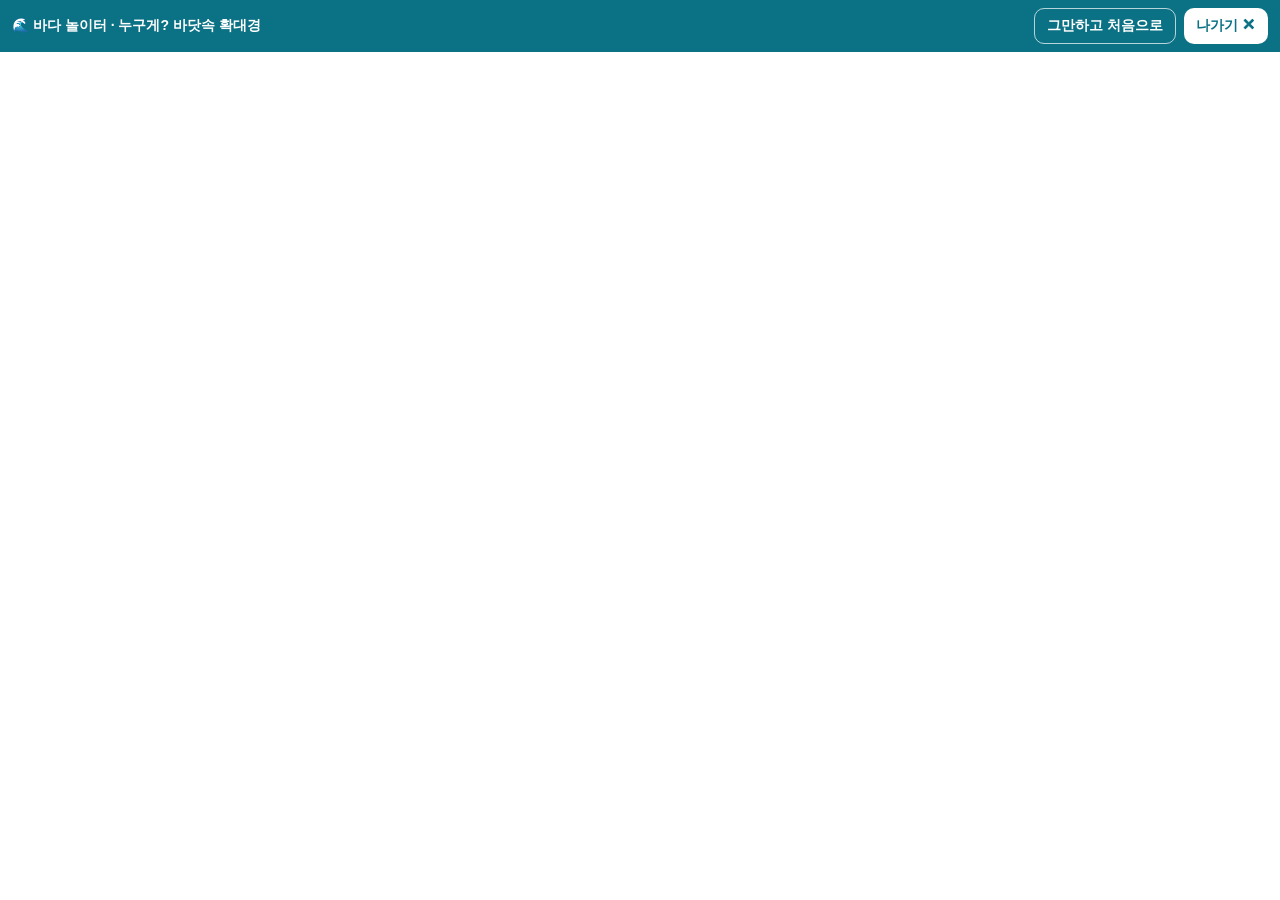
<file: sea_info_agent/static/games/magnifier.html>
<!doctype html>
<html lang="ko"><head><meta charset="utf-8"><meta name="viewport" content="width=device-width,initial-scale=1">
<title>누구게? 바닷속 확대경 · 바다 놀이터</title>
<style>
html,body{margin:0;height:100%;background:#0B2128;font-family:'Noto Sans KR','Malgun Gothic',sans-serif}
body{display:flex;flex-direction:column}
#siaBar{flex:none;display:flex;align-items:center;justify-content:space-between;gap:8px;padding:8px 12px;background:#0B7285;color:#fff;font-weight:700;font-size:14px;box-shadow:0 2px 6px rgba(0,0,0,.25)}
#siaBar span.t{min-width:0;overflow:hidden;text-overflow:ellipsis;white-space:nowrap}
#siaBar .b{display:flex;gap:8px;flex:none}
#siaBar button{font:inherit;min-height:36px;padding:0 12px;border-radius:10px;cursor:pointer}
#re{border:1px solid rgba(255,255,255,.7);background:transparent;color:#fff}
#ex{border:0;background:#fff;color:#0B7285}
/* 2026.11.12 jongmin 외부 확대경 화면 맨 윗줄(처음으로 버튼) 안 보이게 가림 */
#gw{flex:1;position:relative;overflow:hidden;background:#fff}
iframe{position:absolute;left:0;top:-96px;width:100%;height:calc(100% + 96px);border:0;background:#fff}
</style></head><body>
<div id="siaBar"><span class="t">🌊 바다 놀이터 · 누구게? 바닷속 확대경</span>
<span class="b"><button id="re" type="button">그만하고 처음으로</button><button id="ex" type="button">나가기 ✕</button></span></div>
<!-- 2026.11.12 jongmin 외부 확대경 화면을 div로 감싸고 96px 위로 올려, 맨 윗줄(로고·← 처음으로)을 안 보이게 함 -->
<div id="gw"><iframe id="g" src="https://ocean-magnifier-game.aio-4-9335.chatgpt.site/" title="누구게? 바닷속 확대경" allow="fullscreen" referrerpolicy="no-referrer"></iframe></div>
<script>
var U="https://ocean-magnifier-game.aio-4-9335.chatgpt.site/",g=document.getElementById('g');
document.getElementById('re').onclick=function(){g.src='about:blank';setTimeout(function(){g.src=U},60)};
document.getElementById('ex').onclick=function(){window.close();setTimeout(function(){location.href='/playground'},150)};
</script></body></html>
</file>
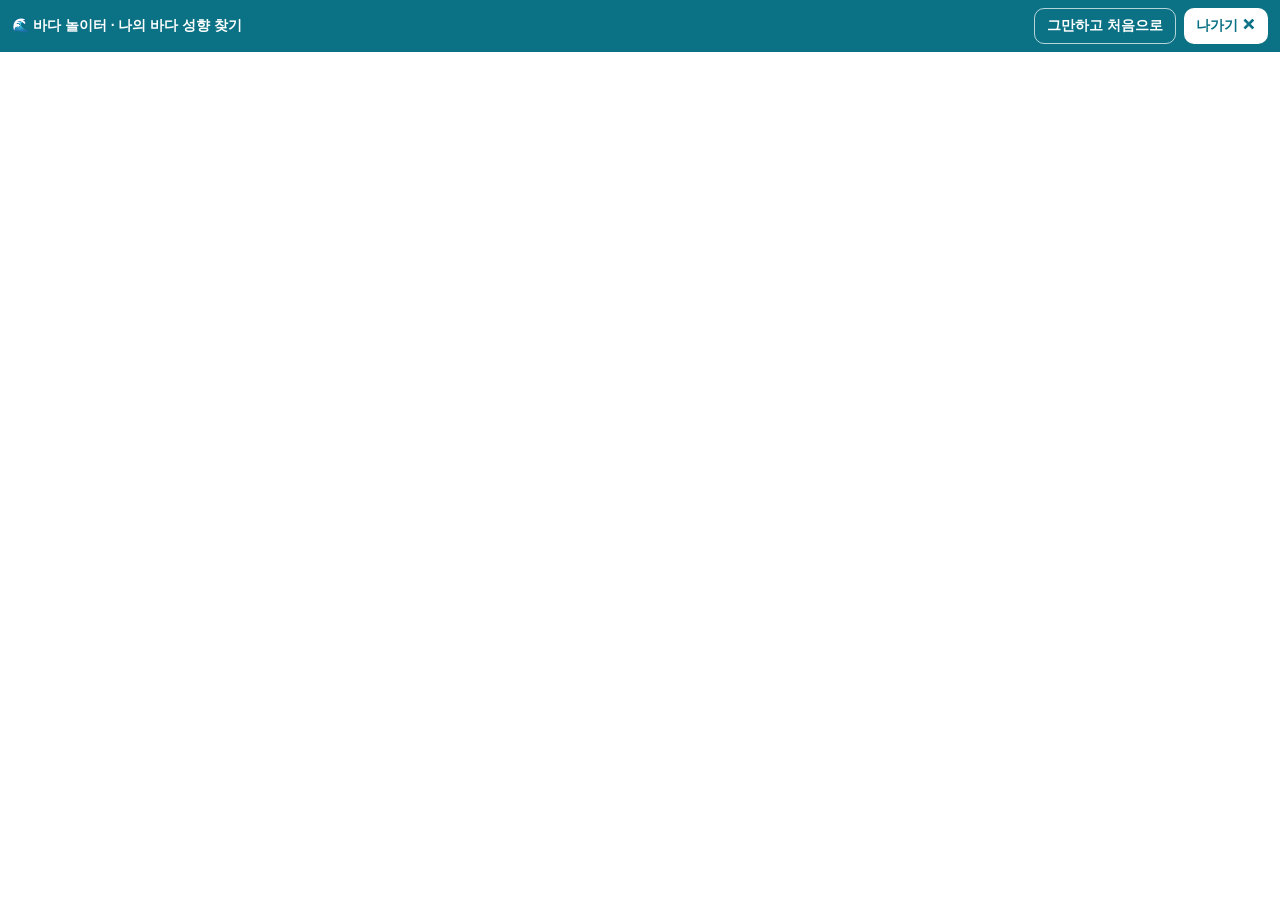
<file: sea_info_agent/static/games/personality.html>
<!doctype html>
<html lang="ko"><head><meta charset="utf-8"><meta name="viewport" content="width=device-width,initial-scale=1">
<title>나의 바다 성향 찾기 · 바다 놀이터</title>
<style>
html,body{margin:0;height:100%;background:#0B2128;font-family:'Noto Sans KR','Malgun Gothic',sans-serif}
body{display:flex;flex-direction:column}
#siaBar{flex:none;display:flex;align-items:center;justify-content:space-between;gap:8px;padding:8px 12px;background:#0B7285;color:#fff;font-weight:700;font-size:14px;box-shadow:0 2px 6px rgba(0,0,0,.25)}
#siaBar span.t{min-width:0;overflow:hidden;text-overflow:ellipsis;white-space:nowrap}
#siaBar .b{display:flex;gap:8px;flex:none}
#siaBar button{font:inherit;min-height:36px;padding:0 12px;border-radius:10px;cursor:pointer}
#re{border:1px solid rgba(255,255,255,.7);background:transparent;color:#fff}
#ex{border:0;background:#fff;color:#0B7285}
iframe{flex:1;width:100%;border:0;background:#fff}
</style></head><body>
<div id="siaBar"><span class="t">🌊 바다 놀이터 · 나의 바다 성향 찾기</span>
<span class="b"><button id="re" type="button">그만하고 처음으로</button><button id="ex" type="button">나가기 ✕</button></span></div>
<iframe id="g" src="https://ocean-personality-2026.aio-4-9335.chatgpt.site/" title="나의 바다 성향 찾기" allow="fullscreen" referrerpolicy="no-referrer"></iframe>
<script>
var U="https://ocean-personality-2026.aio-4-9335.chatgpt.site/",g=document.getElementById('g');
document.getElementById('re').onclick=function(){g.src='about:blank';setTimeout(function(){g.src=U},60)};
document.getElementById('ex').onclick=function(){window.close();setTimeout(function(){location.href='/playground'},150)};
</script></body></html>
</file>
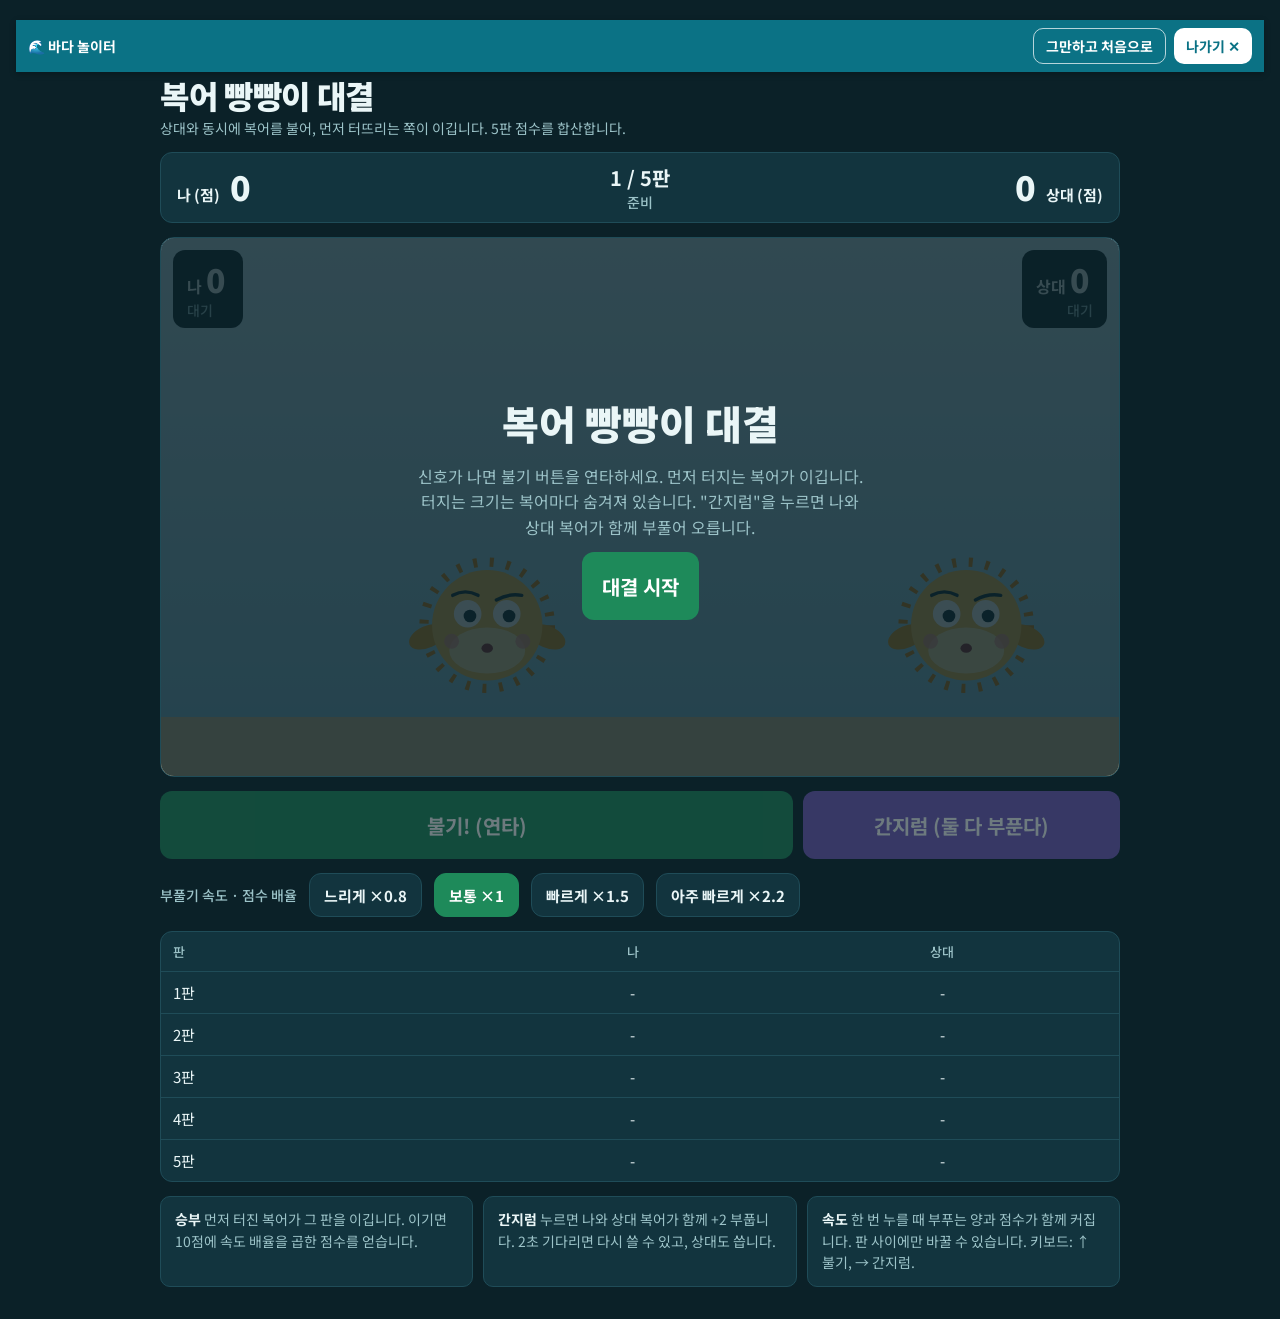
<file: sea_info_agent/static/games/puffer-duel.html>
<!doctype html><html><head><meta charset=utf8><meta name=viewport content="width=device-width,initial-scale=1,viewport-fit=cover"><style>:root{color-scheme:light;box-sizing:border-box;padding-top:env(safe-area-inset-top,0px);padding-bottom:env(safe-area-inset-bottom,0px)}html{scroll-padding-top:env(safe-area-inset-top,0px)}body{margin:0;padding:0;font:14px -apple-system,BlinkMacSystemFont,sans-serif;background:#fff;color:#000}img{max-width:100%}[hidden]:not([hidden=until-found i]){display:none!important}</style></head><body>
<div id="siaBar" style="position:sticky;top:0;z-index:2147483000;display:flex;align-items:center;justify-content:space-between;gap:8px;padding:8px 12px;background:#0B7285;color:#fff;font:700 14px 'Noto Sans KR','Malgun Gothic',sans-serif;box-shadow:0 2px 6px rgba(0,0,0,.25)">
<span style="min-width:0;overflow:hidden;text-overflow:ellipsis;white-space:nowrap">🌊 바다 놀이터</span>
<span style="display:flex;gap:8px;flex:none">
<button type="button" onclick="location.reload()" style="font:inherit;min-height:36px;padding:0 12px;border:1px solid rgba(255,255,255,.7);border-radius:10px;background:transparent;color:#fff;cursor:pointer">그만하고 처음으로</button>
<button type="button" onclick="(function(){window.close();setTimeout(function(){location.href='/playground'},150)})()" style="font:inherit;min-height:36px;padding:0 12px;border:0;border-radius:10px;background:#fff;color:#0B7285;cursor:pointer">나가기 ✕</button>
</span></div>

<title>복어 빵빵이 대결</title>
<meta name="claude:viewport-fit-sides" content="cover">
<link rel="preconnect" href="https://fonts.googleapis.com">
<link rel="stylesheet" href="https://fonts.googleapis.com/css2?family=Noto+Sans+KR:wght@400;500;700;900&display=swap">
<style>
/* Layout: scoreboard, one arena with two puffers side by side, three thumb buttons; single warm-sea look by choice. */
:root{
  --ground:#0B2128;
  --panel:#12343E;
  --panel-line:#1F4C58;
  --ink:#EAF6F7;
  --ink-soft:#9CC3C8;
  --go:#1E8A5A;
  --go-press:#16724A;
  --stop:#C25E0C;
  --stop-press:#A44D08;
  --tickle:#7A5CC2;
  --tickle-press:#654AA6;
  --font:'Noto Sans KR','Apple SD Gothic Neo','Malgun Gothic',system-ui,sans-serif;
  color-scheme:dark;
}
*{box-sizing:border-box}
body{background:var(--ground);color:var(--ink);font-family:var(--font);padding-block:20px 32px;padding-left:max(16px,env(safe-area-inset-left,0px));padding-right:max(16px,env(safe-area-inset-right,0px))}
.wrap{max-width:960px;margin:0 auto;display:flex;flex-direction:column;gap:14px}
h1{margin:0;font-size:clamp(24px,4vw,32px);font-weight:900;letter-spacing:-.01em}
.sub{margin:0;color:var(--ink-soft);font-size:14px}
.score{display:grid;grid-template-columns:1fr auto 1fr;align-items:center;gap:12px;background:var(--panel);border:1px solid var(--panel-line);border-radius:12px;padding:10px 16px}
.side{display:flex;align-items:baseline;gap:10px;min-width:0}
.side.r{justify-content:flex-end}
.name{font-size:15px;font-weight:700}
.pts{font-size:34px;font-weight:900;font-variant-numeric:tabular-nums;line-height:1}
.round{text-align:center;font-size:14px;color:var(--ink-soft);font-weight:500}
.round b{display:block;font-size:20px;color:var(--ink)}
.stage{position:relative;aspect-ratio:16/9;border-radius:14px;overflow:hidden;border:1px solid var(--panel-line);background:linear-gradient(#CDEBF6,#8CCBE3)}
.sand{position:absolute;left:0;right:0;bottom:0;height:11%;background:#E3C99A}
.tag{position:absolute;top:12px;background:var(--ground);color:var(--ink);border-radius:12px;padding:8px 14px;font-size:clamp(12px,2vw,16px);font-weight:700;line-height:1.35;min-width:0}
.tag.l{left:12px}.tag.r{right:12px;text-align:right}
.tag b{font-size:clamp(20px,3.6vw,32px);font-variant-numeric:tabular-nums;font-weight:900;margin:0 4px}
.tag .st{display:block;font-size:clamp(11px,1.8vw,14px);color:var(--ink-soft);font-weight:500}
.tag.done{background:#1E5C3E}
.tag.boom{background:#7A3410}
.center{position:absolute;left:50%;top:50%;transform:translate(-50%,-50%);font-size:clamp(32px,9vw,92px);font-weight:900;color:#fff;-webkit-text-stroke:0;text-shadow:0 3px 0 rgba(11,33,40,.55),0 0 18px rgba(11,33,40,.5);pointer-events:none;text-align:center;white-space:nowrap}
.col{position:absolute;top:56%;width:36%;aspect-ratio:1;transform:translate(-50%,-50%)}
.col.l{left:25%}.col.r{left:75%}
.col svg{width:100%;height:100%;overflow:visible;display:block}
.col .pz{transform-origin:50% 50%;width:100%;height:100%}
.col.wig{animation:wig .5s linear}
@keyframes wig{0%,100%{rotate:0deg}15%{rotate:-9deg}35%{rotate:8deg}55%{rotate:-7deg}75%{rotate:6deg}}
.ha{position:absolute;left:50%;top:-6%;transform:translateX(-50%);background:#fff;color:var(--ground);font-weight:900;padding:4px 12px;border-radius:999px;font-size:clamp(12px,2.2vw,18px);opacity:0;pointer-events:none;white-space:nowrap}
.ha.on{animation:ha .9s ease-out}
@keyframes ha{0%{opacity:0;transform:translate(-50%,10px)}20%{opacity:1}100%{opacity:0;transform:translate(-50%,-16px)}}
.burst{position:absolute;inset:-10%;display:flex;align-items:center;justify-content:center;pointer-events:none}
.burst svg{width:80%}
.drop{position:absolute;width:14px;height:14px;border-radius:50%;background:#5BB5DB;opacity:0;animation:fly .9s ease-out forwards}
@keyframes fly{0%{opacity:1;transform:translate(0,0)}100%{opacity:0;transform:translate(var(--dx),var(--dy))}}
.overlay{position:absolute;inset:0;display:flex;flex-direction:column;align-items:center;justify-content:center;gap:12px;text-align:center;padding:20px;background:rgba(11,33,40,.8);z-index:5}
.overlay h2{margin:0;font-size:clamp(24px,5vw,40px);font-weight:900}
.overlay p{margin:0;color:var(--ink-soft);max-width:50ch;font-size:clamp(13px,2.4vw,16px);line-height:1.6}
.btn{font-family:var(--font);font-weight:700;border:0;border-radius:12px;min-height:68px;padding:0 20px;font-size:20px;color:#fff;background:var(--go);cursor:pointer;user-select:none;-webkit-user-select:none;touch-action:manipulation}
.btn:hover:not(:disabled){background:var(--go-press)}
.btn.stop{background:var(--stop)}.btn.stop:hover:not(:disabled){background:var(--stop-press)}
.btn.tk{background:var(--tickle)}.btn.tk:hover:not(:disabled){background:var(--tickle-press)}
.btn:disabled{opacity:.4;cursor:not-allowed}
.btn:focus-visible{outline:3px solid #fff;outline-offset:3px}
.controls{display:grid;grid-template-columns:2fr 1fr;gap:10px}
@media (max-width:560px){.controls{grid-template-columns:1fr}}
.tools{display:flex;flex-wrap:wrap;gap:8px 12px;align-items:center}
.tools>span{color:var(--ink-soft);font-size:14px;font-weight:500}
.sp{min-height:44px;padding:0 14px;font-size:15px;background:var(--panel);border:1px solid var(--panel-line);color:var(--ink)}
.sp:hover:not(:disabled){background:var(--panel-line)}
.sp[aria-pressed="true"]{background:var(--go);border-color:var(--go);color:#fff}
.tbl{background:var(--panel);border:1px solid var(--panel-line);border-radius:12px;overflow-x:auto}
table{width:100%;border-collapse:collapse;min-width:420px;font-variant-numeric:tabular-nums}
th,td{padding:10px 12px;text-align:center;font-size:15px;border-bottom:1px solid var(--panel-line)}
th{font-size:13px;color:var(--ink-soft);font-weight:500}
th:first-child,td:first-child{text-align:left}
tr:last-child td{border-bottom:0}
td.win{background:#1B4650;font-weight:700}
td.boom{color:#FFE08A}
.rules{margin:0;padding:0;list-style:none;display:grid;grid-template-columns:repeat(auto-fit,minmax(220px,1fr));gap:10px}
.rules li{background:var(--panel);border:1px solid var(--panel-line);border-radius:10px;padding:12px 14px;font-size:14px;line-height:1.55;color:var(--ink-soft)}
.rules b{color:var(--ink)}
</style>

<div class="wrap">
  <div>
    <h1>복어 빵빵이 대결</h1>
    <p class="sub">상대와 동시에 복어를 불어, 먼저 터뜨리는 쪽이 이깁니다. 5판 점수를 합산합니다.</p>
  </div>

  <div class="score" aria-live="polite">
    <div class="side"><span class="name">나 (점)</span><span class="pts" id="winMe">0</span></div>
    <div class="round"><b id="roundNo">1 / 5판</b><span id="roundTxt">준비</span></div>
    <div class="side r"><span class="pts" id="winCpu">0</span><span class="name">상대 (점)</span></div>
  </div>

  <div class="stage" id="stage">
    <div class="sand"></div>
    <div class="tag l" id="tagMe"><span>나</span><b id="lvMe">0</b><span class="st" id="stMe">대기</span></div>
    <div class="tag r" id="tagCpu"><span>상대</span><b id="lvCpu">0</b><span class="st" id="stCpu">대기</span></div>
    <div class="col l" id="colMe"><div class="ha" id="haMe">간질간질!</div></div>
    <div class="col r" id="colCpu"><div class="ha" id="haCpu">간질간질!</div></div>
    <div class="center" id="center"></div>
    <div class="overlay" id="overlay">
      <h2 id="ovTitle">복어 빵빵이 대결</h2>
      <p id="ovText">신호가 나면 불기 버튼을 연타하세요. 먼저 터지는 복어가 이깁니다. 터지는 크기는 복어마다 숨겨져 있습니다. "간지럼"을 누르면 나와 상대 복어가 함께 부풀어 오릅니다.</p>
      <button class="btn" id="ovBtn" type="button">대결 시작</button>
    </div>
  </div>

  <div class="controls">
    <button class="btn big" id="blow" type="button" disabled>불기! (연타)</button>
    <button class="btn tk" id="tickle" type="button" disabled>간지럼 (둘 다 부푼다)</button>
  </div>
  <div class="tools">
    <span>부풀기 속도 · 점수 배율</span>
    <div class="tools" role="group" aria-label="부풀기 속도">
      <button class="btn sp" type="button" data-s="0.8" aria-pressed="false">느리게 ×0.8</button>
      <button class="btn sp" type="button" data-s="1" aria-pressed="true">보통 ×1</button>
      <button class="btn sp" type="button" data-s="1.5" aria-pressed="false">빠르게 ×1.5</button>
      <button class="btn sp" type="button" data-s="2.2" aria-pressed="false">아주 빠르게 ×2.2</button>
    </div>
  </div>

  <div class="tbl">
    <table>
      <thead><tr><th>판</th><th>나</th><th>상대</th></tr></thead>
      <tbody id="rows"></tbody>
    </table>
  </div>

  <ul class="rules">
    <li><b>승부</b> 먼저 터진 복어가 그 판을 이깁니다. 이기면 10점에 속도 배율을 곱한 점수를 얻습니다.</li>
    <li><b>간지럼</b> 누르면 나와 상대 복어가 함께 +2 부풉니다. 2초 기다리면 다시 쓸 수 있고, 상대도 씁니다.</li>
    <li><b>속도</b> 한 번 누를 때 부푸는 양과 점수가 함께 커집니다. 판 사이에만 바꿀 수 있습니다. 키보드: ↑ 불기, → 간지럼.</li>
  </ul>
</div>

<template id="tpl">
  <svg class="pzsvg" viewBox="-150 -150 300 300" aria-hidden="true">
    <g class="pz">
      <g class="pw">
        <circle r="110" fill="none" stroke="#D2831A" stroke-width="16" stroke-dasharray="7 22"/>
        <ellipse cx="-104" cy="20" rx="34" ry="19" fill="#E39A22" transform="rotate(-24 -104 20)"/>
        <ellipse cx="104" cy="20" rx="34" ry="19" fill="#E39A22" transform="rotate(24 104 20)"/>
        <circle r="96" fill="#F6BE4F"/>
        <ellipse cx="0" cy="44" rx="66" ry="40" fill="#FCE3A8"/>
        <circle cx="-34" cy="-20" r="24" fill="#fff"/><circle cx="34" cy="-20" r="24" fill="#fff"/>
        <circle class="pl" cx="-30" cy="-16" r="11" fill="#0E2A33"/><circle class="pr" cx="38" cy="-16" r="11" fill="#0E2A33"/>
        <path class="bl" d="M-60 -52 q22 -12 44 0" stroke="#0E2A33" stroke-width="6" fill="none" stroke-linecap="round"/>
        <path class="br" d="M16 -52 q22 -12 44 0" stroke="#0E2A33" stroke-width="6" fill="none" stroke-linecap="round"/>
        <ellipse class="mo" cx="0" cy="40" rx="10" ry="8" fill="#8B2E2E"/>
        <circle cx="-62" cy="28" r="13" fill="#F29A8B" opacity=".8"/><circle cx="62" cy="28" r="13" fill="#F29A8B" opacity=".8"/>
        <path class="sw" d="M80 -60 q-12 20 0 28 q12 -8 0 -28 z" fill="#5BB5DB" opacity="0"/>
      </g>
    </g>
  </svg>
</template>
<template id="tplBurst">
  <div class="burst"><svg viewBox="-150 -150 300 300"><polygon points="0,-130 22,-50 100,-90 56,-22 130,0 56,22 100,90 22,50 0,130 -22,50 -100,90 -56,22 -130,0 -56,-22 -100,-90 -22,-50" fill="#F9D56E" stroke="#E39A22" stroke-width="6"/><text x="0" y="16" text-anchor="middle" font-size="64" font-weight="900" fill="#7A3A06" font-family="Noto Sans KR,sans-serif">펑!</text></svg></div>
</template>

<script>
(function(){
  var ROUNDS=5,MAXLV=16,COOL=2000,BASE=10;
  var $=function(id){return document.getElementById(id)};
  var stage=$('stage'),center=$('center'),overlay=$('overlay'),ovTitle=$('ovTitle'),ovText=$('ovText'),ovBtn=$('ovBtn');
  var blowBtn=$('blow'),tkBtn=$('tickle'),rowsEl=$('rows');
  var ptsMeEl=$('winMe'),ptsCpuEl=$('winCpu'),roundNo=$('roundNo'),roundTxt=$('roundTxt');
  var phase='intro',round=1,pts={me:0,cpu:0},table=[],timers=[],cpuTimer=null,t0=performance.now(),spd=1;

  function rnd(a,b){return a+Math.floor(Math.random()*(b-a+1))}
  function later(fn,ms){var id=setTimeout(fn,ms);timers.push(id);return id}
  function clearAll(){timers.forEach(clearTimeout);timers=[];clearTimeout(cpuTimer)}

  var ac=null;
  function beep(f,d,type,vol){
    try{
      if(!ac)ac=new (window.AudioContext||window.webkitAudioContext)();
      var o=ac.createOscillator(),g=ac.createGain();
      o.type=type||'sine';o.frequency.value=f;g.gain.value=vol||.06;
      g.gain.exponentialRampToValueAtTime(.0001,ac.currentTime+d);
      o.connect(g);g.connect(ac.destination);o.start();o.stop(ac.currentTime+d);
    }catch(e){}
  }

  function mkSide(key,colId,tagId,lvId,stId,haId,leftPct){
    var col=$(colId),svg=$('tpl').content.firstElementChild.cloneNode(true);
    col.insertBefore(svg,col.firstChild);
    return {key:key,col:col,tag:$(tagId),lvEl:$(lvId),stEl:$(stId),ha:$(haId),left:leftPct,svg:svg,
      pz:svg.querySelector('.pz'),pw:svg.querySelector('.pw'),
      level:0,burstAt:10,boom:false,cd:0,shake:0};
  }
  var me=mkSide('me','colMe','tagMe','lvMe','stMe','haMe',25);
  var cpu=mkSide('cpu','colCpu','tagCpu','lvCpu','stCpu','haCpu',75);

  function face(s){
    var f=Math.min(1,s.level/MAXLV),q=function(c){return s.svg.querySelector(c)};
    s.pz.style.transform='scale('+(.5+f*.95)+')';
    q('.mo').setAttribute('ry',8+f*22);q('.mo').setAttribute('rx',10+f*6);
    var pr=11-f*5;q('.pl').setAttribute('r',pr);q('.pr').setAttribute('r',pr);
    q('.bl').setAttribute('d','M-60 '+(-52-f*6)+' q22 '+(-12+f*26)+' 44 '+(f*8));
    q('.br').setAttribute('d','M16 '+(-44-f*6)+' q22 '+(-12-f*14)+' 44 '+(-8-f*8));
    q('.sw').setAttribute('opacity',f>=.55?'.9':'0');
    s.shake=f<=.3?0:Math.pow((f-.3)/.7,1.5)*7;
  }
  function paint(s){
    face(s);
    s.lvEl.textContent=s.boom?'펑':Math.floor(s.level);
    s.tag.classList.toggle('boom',s.boom);
    s.stEl.textContent=s.boom?'터졌다!':(phase==='play'?'부는 중':'대기');
  }
  function resetSide(s){
    s.level=0;s.boom=false;s.burstAt=rnd(7,MAXLV);s.cd=0;
    var old=s.col.querySelector('.burst');if(old)old.remove();
    s.svg.style.visibility='visible';paint(s);
  }
  function foe(s){return s===me?cpu:me}

  function renderRows(){
    var h='';
    for(var r=0;r<ROUNDS;r++){
      var row=table[r]||{},cm='-',cc='-';
      if(row.res){
        cm=row.res==='me'?'펑! 승 +'+row.pts:(row.res==='draw'?'동시에 펑!':'0');
        cc=row.res==='cpu'?'펑! 승 +'+row.pts:(row.res==='draw'?'동시에 펑!':'0');
      }
      h+='<tr><td>'+(r+1)+'판</td><td class="'+(row.res==='me'?'win boom':'')+'">'+cm+'</td><td class="'+(row.res==='cpu'?'win boom':'')+'">'+cc+'</td></tr>';
    }
    rowsEl.innerHTML=h;
  }

  var spdBtns=document.querySelectorAll('[data-s]');
  Array.prototype.forEach.call(spdBtns,function(b){
    b.addEventListener('click',function(){
      spd=parseFloat(b.getAttribute('data-s'));
      Array.prototype.forEach.call(spdBtns,function(o){o.setAttribute('aria-pressed',o===b?'true':'false')});
    });
  });
  function lockSpd(on){Array.prototype.forEach.call(spdBtns,function(b){b.disabled=on})}

  function syncButtons(){
    var play=phase==='play';
    blowBtn.disabled=!play;
    var cdLeft=Math.max(0,me.cd-performance.now());
    tkBtn.disabled=!(play&&cdLeft<=0);
    tkBtn.textContent=cdLeft>0?('간지럼 ('+(cdLeft/1000).toFixed(1)+'초)'):'간지럼 (둘 다 부푼다)';
  }
  function say(msg){center.textContent=msg}

  function startRound(){
    clearAll();lockSpd(true);
    resetSide(me);resetSide(cpu);
    table[round-1]={};renderRows();
    overlay.hidden=true;phase='count';
    roundNo.textContent=round+' / '+ROUNDS+'판';roundTxt.textContent='준비';
    syncButtons();
    var steps=['3','2','1','시작!'],i=0;
    (function next(){
      say(steps[i]);beep(i<3?440:880,.12,'triangle',.08);
      if(i===3){
        phase='play';roundTxt.textContent='먼저 터뜨리면 승리';paint(me);paint(cpu);syncButtons();
        later(function(){say('')},600);
        cpuTimer=setTimeout(cpuAct,rnd(300,600));
        return;
      }
      i++;later(next,600);
    })();
  }

  function inflate(s,amount){s.level+=amount}
  function afterInflate(){
    var mb=me.level>=me.burstAt,cb=cpu.level>=cpu.burstAt;
    if(mb||cb){endRound(mb,cb);return}
    paint(me);paint(cpu);syncButtons();
  }
  function blow(s){
    if(phase!=='play')return;
    inflate(s,spd);
    if(s===me)beep(260+Math.min(900,me.level*40),.05,'triangle',.06);
    afterInflate();
  }
  function tickle(from){
    if(phase!=='play'||performance.now()<from.cd)return;
    from.cd=performance.now()+COOL;
    [me,cpu].forEach(function(s){
      s.col.classList.remove('wig');void s.col.offsetWidth;s.col.classList.add('wig');
      s.ha.classList.remove('on');void s.ha.offsetWidth;s.ha.classList.add('on');
      inflate(s,2*spd);
    });
    beep(900,.05,'square',.04);later(function(){beep(1100,.05,'square',.04)},60);
    afterInflate();
  }

  function popFx(s){
    s.boom=true;s.svg.style.visibility='hidden';
    var b=$('tplBurst').content.firstElementChild.cloneNode(true);s.col.appendChild(b);
    for(var i=0;i<16;i++){
      var d=document.createElement('i');d.className='drop';
      d.style.left=s.left+'%';d.style.top='56%';
      var a=Math.random()*Math.PI*2,r=120+Math.random()*180;
      d.style.setProperty('--dx',Math.cos(a)*r+'px');d.style.setProperty('--dy',Math.sin(a)*r*.7+'px');
      d.style.width=d.style.height=(8+Math.random()*12)+'px';
      stage.appendChild(d);later(function(el){return function(){el.remove()}}(d),1000);
    }
  }
  function endRound(mb,cb){
    phase='after';clearTimeout(cpuTimer);syncButtons();
    if(mb)popFx(me);if(cb)popFx(cpu);
    beep(160,.35,'sawtooth',.1);later(function(){beep(90,.3,'square',.07)},80);
    paint(me);paint(cpu);
    var res=mb&&!cb?'me':(cb&&!mb?'cpu':'draw'),gain=Math.round(BASE*spd);
    if(res==='me')pts.me+=gain;else if(res==='cpu')pts.cpu+=gain;
    table[round-1]={res:res,pts:gain};
    ptsMeEl.textContent=pts.me;ptsCpuEl.textContent=pts.cpu;
    say(res==='me'?'내 복어가 먼저 터졌다! +'+gain:(res==='cpu'?'상대 복어가 먼저 터졌다…':'동시에 펑! 무승부'));
    roundTxt.textContent=res==='me'?'내가 이김':(res==='cpu'?'상대가 이김':'무승부');
    renderRows();lockSpd(false);
    later(function(){
      say('');
      if(round>=ROUNDS)finish();else{round++;startRound()}
    },1800);
  }
  function cpuAct(){
    if(phase!=='play')return;
    if(cpu.cd<performance.now()&&Math.random()<.12)tickle(cpu);
    if(phase!=='play')return;
    blow(cpu);
    if(phase==='play')cpuTimer=setTimeout(cpuAct,rnd(220,420));
  }
  function finish(){
    phase='final';roundTxt.textContent='최종 결과';syncButtons();
    ovTitle.textContent=pts.me>pts.cpu?'내가 이겼습니다!':(pts.me<pts.cpu?'상대 복어가 이겼습니다':'무승부입니다');
    ovText.textContent='5판 합산 점수는 나 '+pts.me+'점, 상대 '+pts.cpu+'점입니다. 한 번 더 겨뤄 볼까요?';
    ovBtn.textContent='다시 하기';overlay.hidden=false;ovBtn.focus({preventScroll:true});
  }

  ovBtn.addEventListener('click',function(){
    beep(660,.1,'triangle',.06);
    round=1;pts={me:0,cpu:0};table=[];ptsMeEl.textContent=0;ptsCpuEl.textContent=0;
    startRound();
  });
  // react on press, not release; keyboard activation still arrives as a click with detail 0
  function onPress(btn,fn){
    btn.addEventListener('pointerdown',function(e){if(e.button>0)return;fn()});
    btn.addEventListener('click',function(e){if(e.detail===0)fn()});
  }
  onPress(blowBtn,function(){blow(me)});
  onPress(tkBtn,function(){tickle(me)});
  window.addEventListener('keydown',function(e){
    if(phase!=='play'||e.repeat)return;
    if(e.key==='ArrowUp'){e.preventDefault();blow(me)}
    else if(e.key==='ArrowRight'){e.preventDefault();tickle(me)}
  });

  (function loop(now){
    var t=(now-t0)/1000;
    [me,cpu].forEach(function(s){
      var a=s.boom?0:s.shake;
      s.pw.style.transform=a?('translate('+(Math.sin(t*55+s.left)*a)+'px,'+(Math.cos(t*47)*a*.6)+'px) rotate('+(Math.sin(t*38)*a*.5)+'deg)'):'none';
    });
    if(phase==='play')syncButtons();
    requestAnimationFrame(loop);
  })(performance.now());

  resetSide(me);resetSide(cpu);renderRows();
})();
</script>

</body></html>
</file>
<file: sea_info_agent/components/tide_map/vendor/leaflet.css>
/* required styles */

.leaflet-pane,
.leaflet-tile,
.leaflet-marker-icon,
.leaflet-marker-shadow,
.leaflet-tile-container,
.leaflet-pane > svg,
.leaflet-pane > canvas,
.leaflet-zoom-box,
.leaflet-image-layer,
.leaflet-layer {
	position: absolute;
	left: 0;
	top: 0;
	}
.leaflet-container {
	overflow: hidden;
	}
.leaflet-tile,
.leaflet-marker-icon,
.leaflet-marker-shadow {
	-webkit-user-select: none;
	   -moz-user-select: none;
	        user-select: none;
	  -webkit-user-drag: none;
	}
/* Prevents IE11 from highlighting tiles in blue */
.leaflet-tile::selection {
	background: transparent;
}
/* Safari renders non-retina tile on retina better with this, but Chrome is worse */
.leaflet-safari .leaflet-tile {
	image-rendering: -webkit-optimize-contrast;
	}
/* hack that prevents hw layers "stretching" when loading new tiles */
.leaflet-safari .leaflet-tile-container {
	width: 1600px;
	height: 1600px;
	-webkit-transform-origin: 0 0;
	}
.leaflet-marker-icon,
.leaflet-marker-shadow {
	display: block;
	}
/* .leaflet-container svg: reset svg max-width decleration shipped in Joomla! (joomla.org) 3.x */
/* .leaflet-container img: map is broken in FF if you have max-width: 100% on tiles */
.leaflet-container .leaflet-overlay-pane svg {
	max-width: none !important;
	max-height: none !important;
	}
.leaflet-container .leaflet-marker-pane img,
.leaflet-container .leaflet-shadow-pane img,
.leaflet-container .leaflet-tile-pane img,
.leaflet-container img.leaflet-image-layer,
.leaflet-container .leaflet-tile {
	max-width: none !important;
	max-height: none !important;
	width: auto;
	padding: 0;
	}

.leaflet-container img.leaflet-tile {
	/* See: https://bugs.chromium.org/p/chromium/issues/detail?id=600120 */
	mix-blend-mode: plus-lighter;
}

.leaflet-container.leaflet-touch-zoom {
	-ms-touch-action: pan-x pan-y;
	touch-action: pan-x pan-y;
	}
.leaflet-container.leaflet-touch-drag {
	-ms-touch-action: pinch-zoom;
	/* Fallback for FF which doesn't support pinch-zoom */
	touch-action: none;
	touch-action: pinch-zoom;
}
.leaflet-container.leaflet-touch-drag.leaflet-touch-zoom {
	-ms-touch-action: none;
	touch-action: none;
}
.leaflet-container {
	-webkit-tap-highlight-color: transparent;
}
.leaflet-container a {
	-webkit-tap-highlight-color: rgba(51, 181, 229, 0.4);
}
.leaflet-tile {
	filter: inherit;
	visibility: hidden;
	}
.leaflet-tile-loaded {
	visibility: inherit;
	}
.leaflet-zoom-box {
	width: 0;
	height: 0;
	-moz-box-sizing: border-box;
	     box-sizing: border-box;
	z-index: 800;
	}
/* workaround for https://bugzilla.mozilla.org/show_bug.cgi?id=888319 */
.leaflet-overlay-pane svg {
	-moz-user-select: none;
	}

.leaflet-pane         { z-index: 400; }

.leaflet-tile-pane    { z-index: 200; }
.leaflet-overlay-pane { z-index: 400; }
.leaflet-shadow-pane  { z-index: 500; }
.leaflet-marker-pane  { z-index: 600; }
.leaflet-tooltip-pane   { z-index: 650; }
.leaflet-popup-pane   { z-index: 700; }

.leaflet-map-pane canvas { z-index: 100; }
.leaflet-map-pane svg    { z-index: 200; }

.leaflet-vml-shape {
	width: 1px;
	height: 1px;
	}
.lvml {
	behavior: url(#default#VML);
	display: inline-block;
	position: absolute;
	}


/* control positioning */

.leaflet-control {
	position: relative;
	z-index: 800;
	pointer-events: visiblePainted; /* IE 9-10 doesn't have auto */
	pointer-events: auto;
	}
.leaflet-top,
.leaflet-bottom {
	position: absolute;
	z-index: 1000;
	pointer-events: none;
	}
.leaflet-top {
	top: 0;
	}
.leaflet-right {
	right: 0;
	}
.leaflet-bottom {
	bottom: 0;
	}
.leaflet-left {
	left: 0;
	}
.leaflet-control {
	float: left;
	clear: both;
	}
.leaflet-right .leaflet-control {
	float: right;
	}
.leaflet-top .leaflet-control {
	margin-top: 10px;
	}
.leaflet-bottom .leaflet-control {
	margin-bottom: 10px;
	}
.leaflet-left .leaflet-control {
	margin-left: 10px;
	}
.leaflet-right .leaflet-control {
	margin-right: 10px;
	}


/* zoom and fade animations */

.leaflet-fade-anim .leaflet-popup {
	opacity: 0;
	-webkit-transition: opacity 0.2s linear;
	   -moz-transition: opacity 0.2s linear;
	        transition: opacity 0.2s linear;
	}
.leaflet-fade-anim .leaflet-map-pane .leaflet-popup {
	opacity: 1;
	}
.leaflet-zoom-animated {
	-webkit-transform-origin: 0 0;
	    -ms-transform-origin: 0 0;
	        transform-origin: 0 0;
	}
svg.leaflet-zoom-animated {
	will-change: transform;
}

.leaflet-zoom-anim .leaflet-zoom-animated {
	-webkit-transition: -webkit-transform 0.25s cubic-bezier(0,0,0.25,1);
	   -moz-transition:    -moz-transform 0.25s cubic-bezier(0,0,0.25,1);
	        transition:         transform 0.25s cubic-bezier(0,0,0.25,1);
	}
.leaflet-zoom-anim .leaflet-tile,
.leaflet-pan-anim .leaflet-tile {
	-webkit-transition: none;
	   -moz-transition: none;
	        transition: none;
	}

.leaflet-zoom-anim .leaflet-zoom-hide {
	visibility: hidden;
	}


/* cursors */

.leaflet-interactive {
	cursor: pointer;
	}
.leaflet-grab {
	cursor: -webkit-grab;
	cursor:    -moz-grab;
	cursor:         grab;
	}
.leaflet-crosshair,
.leaflet-crosshair .leaflet-interactive {
	cursor: crosshair;
	}
.leaflet-popup-pane,
.leaflet-control {
	cursor: auto;
	}
.leaflet-dragging .leaflet-grab,
.leaflet-dragging .leaflet-grab .leaflet-interactive,
.leaflet-dragging .leaflet-marker-draggable {
	cursor: move;
	cursor: -webkit-grabbing;
	cursor:    -moz-grabbing;
	cursor:         grabbing;
	}

/* marker & overlays interactivity */
.leaflet-marker-icon,
.leaflet-marker-shadow,
.leaflet-image-layer,
.leaflet-pane > svg path,
.leaflet-tile-container {
	pointer-events: none;
	}

.leaflet-marker-icon.leaflet-interactive,
.leaflet-image-layer.leaflet-interactive,
.leaflet-pane > svg path.leaflet-interactive,
svg.leaflet-image-layer.leaflet-interactive path {
	pointer-events: visiblePainted; /* IE 9-10 doesn't have auto */
	pointer-events: auto;
	}

/* visual tweaks */

.leaflet-container {
	background: #ddd;
	outline-offset: 1px;
	}
.leaflet-container a {
	color: #0078A8;
	}
.leaflet-zoom-box {
	border: 2px dotted #38f;
	background: rgba(255,255,255,0.5);
	}


/* general typography */
.leaflet-container {
	font-family: "Helvetica Neue", Arial, Helvetica, sans-serif;
	font-size: 12px;
	font-size: 0.75rem;
	line-height: 1.5;
	}


/* general toolbar styles */

.leaflet-bar {
	box-shadow: 0 1px 5px rgba(0,0,0,0.65);
	border-radius: 4px;
	}
.leaflet-bar a {
	background-color: #fff;
	border-bottom: 1px solid #ccc;
	width: 26px;
	height: 26px;
	line-height: 26px;
	display: block;
	text-align: center;
	text-decoration: none;
	color: black;
	}
.leaflet-bar a,
.leaflet-control-layers-toggle {
	background-position: 50% 50%;
	background-repeat: no-repeat;
	display: block;
	}
.leaflet-bar a:hover,
.leaflet-bar a:focus {
	background-color: #f4f4f4;
	}
.leaflet-bar a:first-child {
	border-top-left-radius: 4px;
	border-top-right-radius: 4px;
	}
.leaflet-bar a:last-child {
	border-bottom-left-radius: 4px;
	border-bottom-right-radius: 4px;
	border-bottom: none;
	}
.leaflet-bar a.leaflet-disabled {
	cursor: default;
	background-color: #f4f4f4;
	color: #bbb;
	}

.leaflet-touch .leaflet-bar a {
	width: 30px;
	height: 30px;
	line-height: 30px;
	}
.leaflet-touch .leaflet-bar a:first-child {
	border-top-left-radius: 2px;
	border-top-right-radius: 2px;
	}
.leaflet-touch .leaflet-bar a:last-child {
	border-bottom-left-radius: 2px;
	border-bottom-right-radius: 2px;
	}

/* zoom control */

.leaflet-control-zoom-in,
.leaflet-control-zoom-out {
	font: bold 18px 'Lucida Console', Monaco, monospace;
	text-indent: 1px;
	}

.leaflet-touch .leaflet-control-zoom-in, .leaflet-touch .leaflet-control-zoom-out  {
	font-size: 22px;
	}


/* layers control */

.leaflet-control-layers {
	box-shadow: 0 1px 5px rgba(0,0,0,0.4);
	background: #fff;
	border-radius: 5px;
	}
.leaflet-control-layers-toggle {
	background-image: url(images/layers.png);
	width: 36px;
	height: 36px;
	}
.leaflet-retina .leaflet-control-layers-toggle {
	background-image: url(images/layers-2x.png);
	background-size: 26px 26px;
	}
.leaflet-touch .leaflet-control-layers-toggle {
	width: 44px;
	height: 44px;
	}
.leaflet-control-layers .leaflet-control-layers-list,
.leaflet-control-layers-expanded .leaflet-control-layers-toggle {
	display: none;
	}
.leaflet-control-layers-expanded .leaflet-control-layers-list {
	display: block;
	position: relative;
	}
.leaflet-control-layers-expanded {
	padding: 6px 10px 6px 6px;
	color: #333;
	background: #fff;
	}
.leaflet-control-layers-scrollbar {
	overflow-y: scroll;
	overflow-x: hidden;
	padding-right: 5px;
	}
.leaflet-control-layers-selector {
	margin-top: 2px;
	position: relative;
	top: 1px;
	}
.leaflet-control-layers label {
	display: block;
	font-size: 13px;
	font-size: 1.08333em;
	}
.leaflet-control-layers-separator {
	height: 0;
	border-top: 1px solid #ddd;
	margin: 5px -10px 5px -6px;
	}

/* Default icon URLs */
.leaflet-default-icon-path { /* used only in path-guessing heuristic, see L.Icon.Default */
	background-image: url(images/marker-icon.png);
	}


/* attribution and scale controls */

.leaflet-container .leaflet-control-attribution {
	background: #fff;
	background: rgba(255, 255, 255, 0.8);
	margin: 0;
	}
.leaflet-control-attribution,
.leaflet-control-scale-line {
	padding: 0 5px;
	color: #333;
	line-height: 1.4;
	}
.leaflet-control-attribution a {
	text-decoration: none;
	}
.leaflet-control-attribution a:hover,
.leaflet-control-attribution a:focus {
	text-decoration: underline;
	}
.leaflet-attribution-flag {
	display: inline !important;
	vertical-align: baseline !important;
	width: 1em;
	height: 0.6669em;
	}
.leaflet-left .leaflet-control-scale {
	margin-left: 5px;
	}
.leaflet-bottom .leaflet-control-scale {
	margin-bottom: 5px;
	}
.leaflet-control-scale-line {
	border: 2px solid #777;
	border-top: none;
	line-height: 1.1;
	padding: 2px 5px 1px;
	white-space: nowrap;
	-moz-box-sizing: border-box;
	     box-sizing: border-box;
	background: rgba(255, 255, 255, 0.8);
	text-shadow: 1px 1px #fff;
	}
.leaflet-control-scale-line:not(:first-child) {
	border-top: 2px solid #777;
	border-bottom: none;
	margin-top: -2px;
	}
.leaflet-control-scale-line:not(:first-child):not(:last-child) {
	border-bottom: 2px solid #777;
	}

.leaflet-touch .leaflet-control-attribution,
.leaflet-touch .leaflet-control-layers,
.leaflet-touch .leaflet-bar {
	box-shadow: none;
	}
.leaflet-touch .leaflet-control-layers,
.leaflet-touch .leaflet-bar {
	border: 2px solid rgba(0,0,0,0.2);
	background-clip: padding-box;
	}


/* popup */

.leaflet-popup {
	position: absolute;
	text-align: center;
	margin-bottom: 20px;
	}
.leaflet-popup-content-wrapper {
	padding: 1px;
	text-align: left;
	border-radius: 12px;
	}
.leaflet-popup-content {
	margin: 13px 24px 13px 20px;
	line-height: 1.3;
	font-size: 13px;
	font-size: 1.08333em;
	min-height: 1px;
	}
.leaflet-popup-content p {
	margin: 17px 0;
	margin: 1.3em 0;
	}
.leaflet-popup-tip-container {
	width: 40px;
	height: 20px;
	position: absolute;
	left: 50%;
	margin-top: -1px;
	margin-left: -20px;
	overflow: hidden;
	pointer-events: none;
	}
.leaflet-popup-tip {
	width: 17px;
	height: 17px;
	padding: 1px;

	margin: -10px auto 0;
	pointer-events: auto;

	-webkit-transform: rotate(45deg);
	   -moz-transform: rotate(45deg);
	    -ms-transform: rotate(45deg);
	        transform: rotate(45deg);
	}
.leaflet-popup-content-wrapper,
.leaflet-popup-tip {
	background: white;
	color: #333;
	box-shadow: 0 3px 14px rgba(0,0,0,0.4);
	}
.leaflet-container a.leaflet-popup-close-button {
	position: absolute;
	top: 0;
	right: 0;
	border: none;
	text-align: center;
	width: 24px;
	height: 24px;
	font: 16px/24px Tahoma, Verdana, sans-serif;
	color: #757575;
	text-decoration: none;
	background: transparent;
	}
.leaflet-container a.leaflet-popup-close-button:hover,
.leaflet-container a.leaflet-popup-close-button:focus {
	color: #585858;
	}
.leaflet-popup-scrolled {
	overflow: auto;
	}

.leaflet-oldie .leaflet-popup-content-wrapper {
	-ms-zoom: 1;
	}
.leaflet-oldie .leaflet-popup-tip {
	width: 24px;
	margin: 0 auto;

	-ms-filter: "progid:DXImageTransform.Microsoft.Matrix(M11=0.70710678, M12=0.70710678, M21=-0.70710678, M22=0.70710678)";
	filter: progid:DXImageTransform.Microsoft.Matrix(M11=0.70710678, M12=0.70710678, M21=-0.70710678, M22=0.70710678);
	}

.leaflet-oldie .leaflet-control-zoom,
.leaflet-oldie .leaflet-control-layers,
.leaflet-oldie .leaflet-popup-content-wrapper,
.leaflet-oldie .leaflet-popup-tip {
	border: 1px solid #999;
	}


/* div icon */

.leaflet-div-icon {
	background: #fff;
	border: 1px solid #666;
	}


/* Tooltip */
/* Base styles for the element that has a tooltip */
.leaflet-tooltip {
	position: absolute;
	padding: 6px;
	background-color: #fff;
	border: 1px solid #fff;
	border-radius: 3px;
	color: #222;
	white-space: nowrap;
	-webkit-user-select: none;
	-moz-user-select: none;
	-ms-user-select: none;
	user-select: none;
	pointer-events: none;
	box-shadow: 0 1px 3px rgba(0,0,0,0.4);
	}
.leaflet-tooltip.leaflet-interactive {
	cursor: pointer;
	pointer-events: auto;
	}
.leaflet-tooltip-top:before,
.leaflet-tooltip-bottom:before,
.leaflet-tooltip-left:before,
.leaflet-tooltip-right:before {
	position: absolute;
	pointer-events: none;
	border: 6px solid transparent;
	background: transparent;
	content: "";
	}

/* Directions */

.leaflet-tooltip-bottom {
	margin-top: 6px;
}
.leaflet-tooltip-top {
	margin-top: -6px;
}
.leaflet-tooltip-bottom:before,
.leaflet-tooltip-top:before {
	left: 50%;
	margin-left: -6px;
	}
.leaflet-tooltip-top:before {
	bottom: 0;
	margin-bottom: -12px;
	border-top-color: #fff;
	}
.leaflet-tooltip-bottom:before {
	top: 0;
	margin-top: -12px;
	margin-left: -6px;
	border-bottom-color: #fff;
	}
.leaflet-tooltip-left {
	margin-left: -6px;
}
.leaflet-tooltip-right {
	margin-left: 6px;
}
.leaflet-tooltip-left:before,
.leaflet-tooltip-right:before {
	top: 50%;
	margin-top: -6px;
	}
.leaflet-tooltip-left:before {
	right: 0;
	margin-right: -12px;
	border-left-color: #fff;
	}
.leaflet-tooltip-right:before {
	left: 0;
	margin-left: -12px;
	border-right-color: #fff;
	}

/* Printing */

@media print {
	/* Prevent printers from removing background-images of controls. */
	.leaflet-control {
		-webkit-print-color-adjust: exact;
		print-color-adjust: exact;
		}
	}
</file>
<file: sea_info_agent/components/tide_map/vendor/MarkerCluster.css>
.leaflet-cluster-anim .leaflet-marker-icon, .leaflet-cluster-anim .leaflet-marker-shadow {
	-webkit-transition: -webkit-transform 0.3s ease-out, opacity 0.3s ease-in;
	-moz-transition: -moz-transform 0.3s ease-out, opacity 0.3s ease-in;
	-o-transition: -o-transform 0.3s ease-out, opacity 0.3s ease-in;
	transition: transform 0.3s ease-out, opacity 0.3s ease-in;
}

.leaflet-cluster-spider-leg {
	/* stroke-dashoffset (duration and function) should match with leaflet-marker-icon transform in order to track it exactly */
	-webkit-transition: -webkit-stroke-dashoffset 0.3s ease-out, -webkit-stroke-opacity 0.3s ease-in;
	-moz-transition: -moz-stroke-dashoffset 0.3s ease-out, -moz-stroke-opacity 0.3s ease-in;
	-o-transition: -o-stroke-dashoffset 0.3s ease-out, -o-stroke-opacity 0.3s ease-in;
	transition: stroke-dashoffset 0.3s ease-out, stroke-opacity 0.3s ease-in;
}
</file>
<file: sea_info_agent/components/tide_map/vendor/MarkerCluster.Default.css>
.marker-cluster-small {
	background-color: rgba(181, 226, 140, 0.6);
	}
.marker-cluster-small div {
	background-color: rgba(110, 204, 57, 0.6);
	}

.marker-cluster-medium {
	background-color: rgba(241, 211, 87, 0.6);
	}
.marker-cluster-medium div {
	background-color: rgba(240, 194, 12, 0.6);
	}

.marker-cluster-large {
	background-color: rgba(253, 156, 115, 0.6);
	}
.marker-cluster-large div {
	background-color: rgba(241, 128, 23, 0.6);
	}

	/* IE 6-8 fallback colors */
.leaflet-oldie .marker-cluster-small {
	background-color: rgb(181, 226, 140);
	}
.leaflet-oldie .marker-cluster-small div {
	background-color: rgb(110, 204, 57);
	}

.leaflet-oldie .marker-cluster-medium {
	background-color: rgb(241, 211, 87);
	}
.leaflet-oldie .marker-cluster-medium div {
	background-color: rgb(240, 194, 12);
	}

.leaflet-oldie .marker-cluster-large {
	background-color: rgb(253, 156, 115);
	}
.leaflet-oldie .marker-cluster-large div {
	background-color: rgb(241, 128, 23);
}

.marker-cluster {
	background-clip: padding-box;
	border-radius: 20px;
	}
.marker-cluster div {
	width: 30px;
	height: 30px;
	margin-left: 5px;
	margin-top: 5px;

	text-align: center;
	border-radius: 15px;
	font: 12px "Helvetica Neue", Arial, Helvetica, sans-serif;
	}
.marker-cluster span {
	line-height: 30px;
	}
</file>
